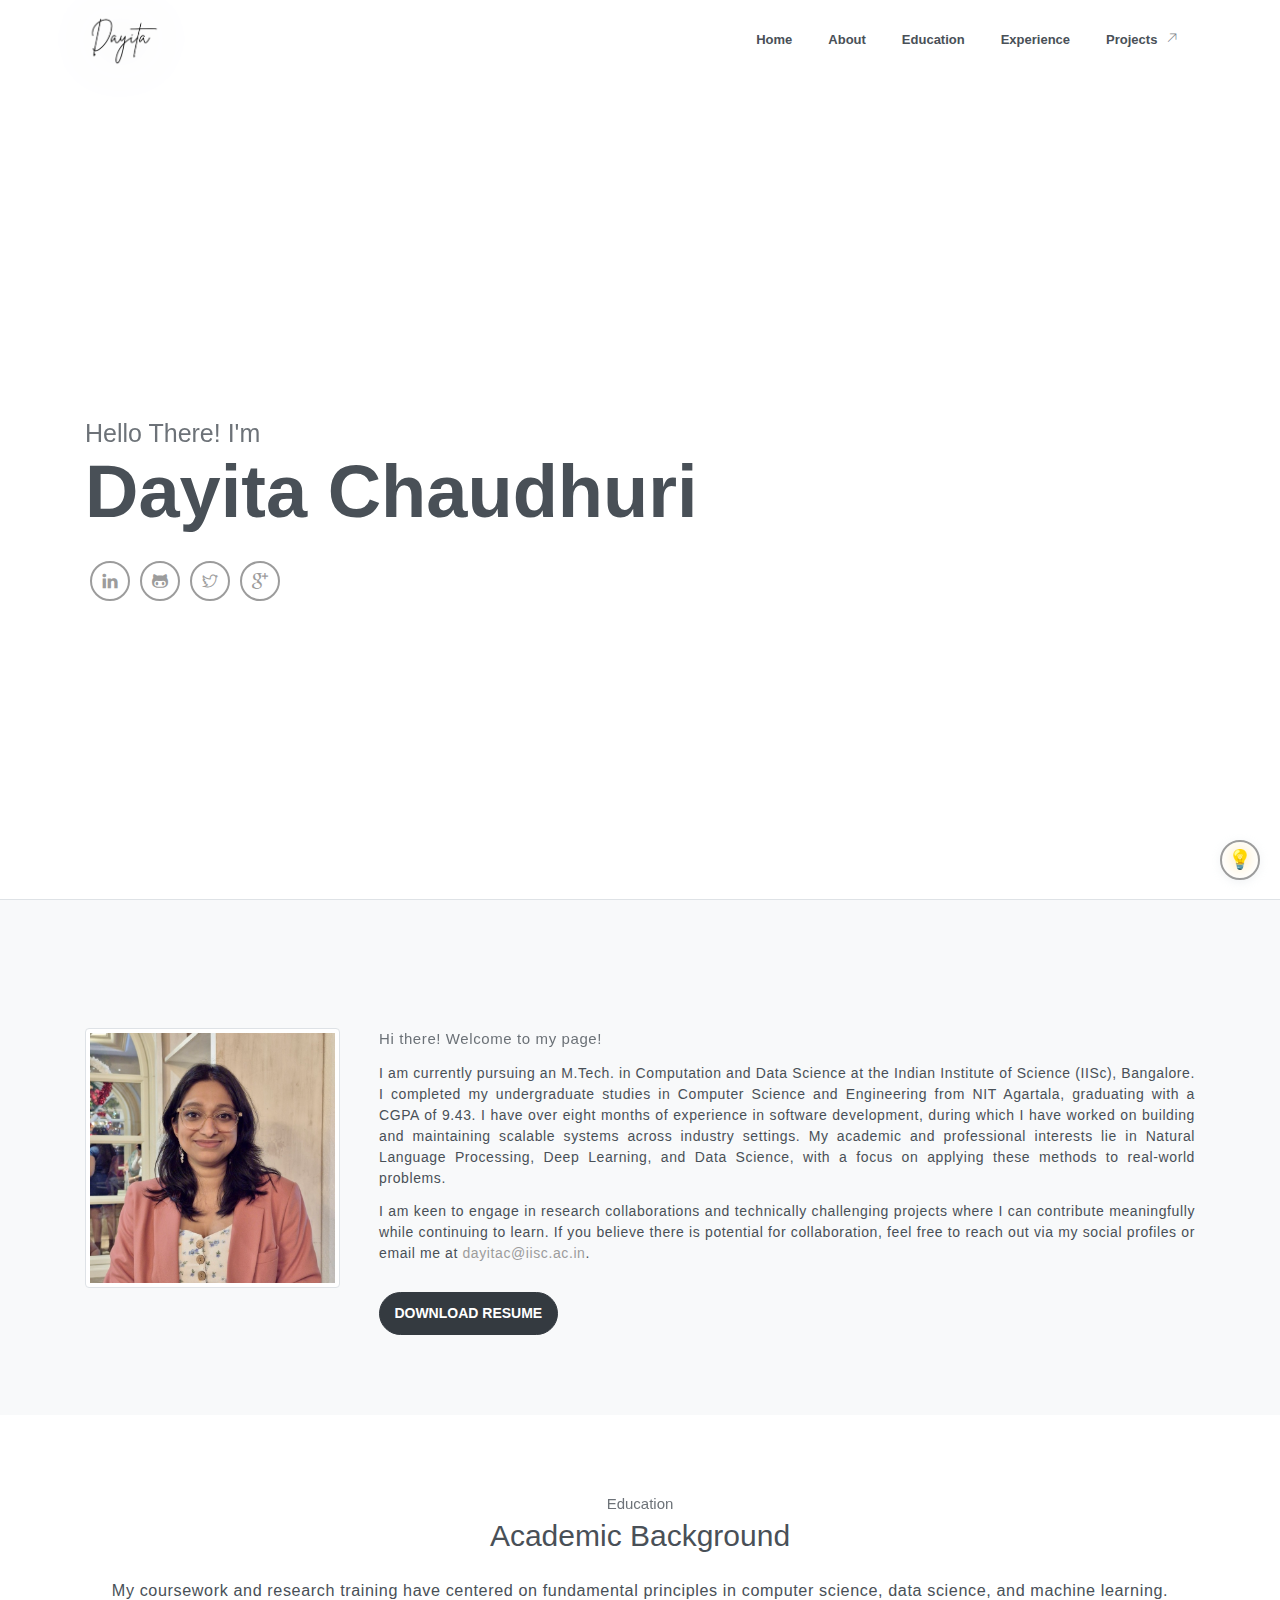
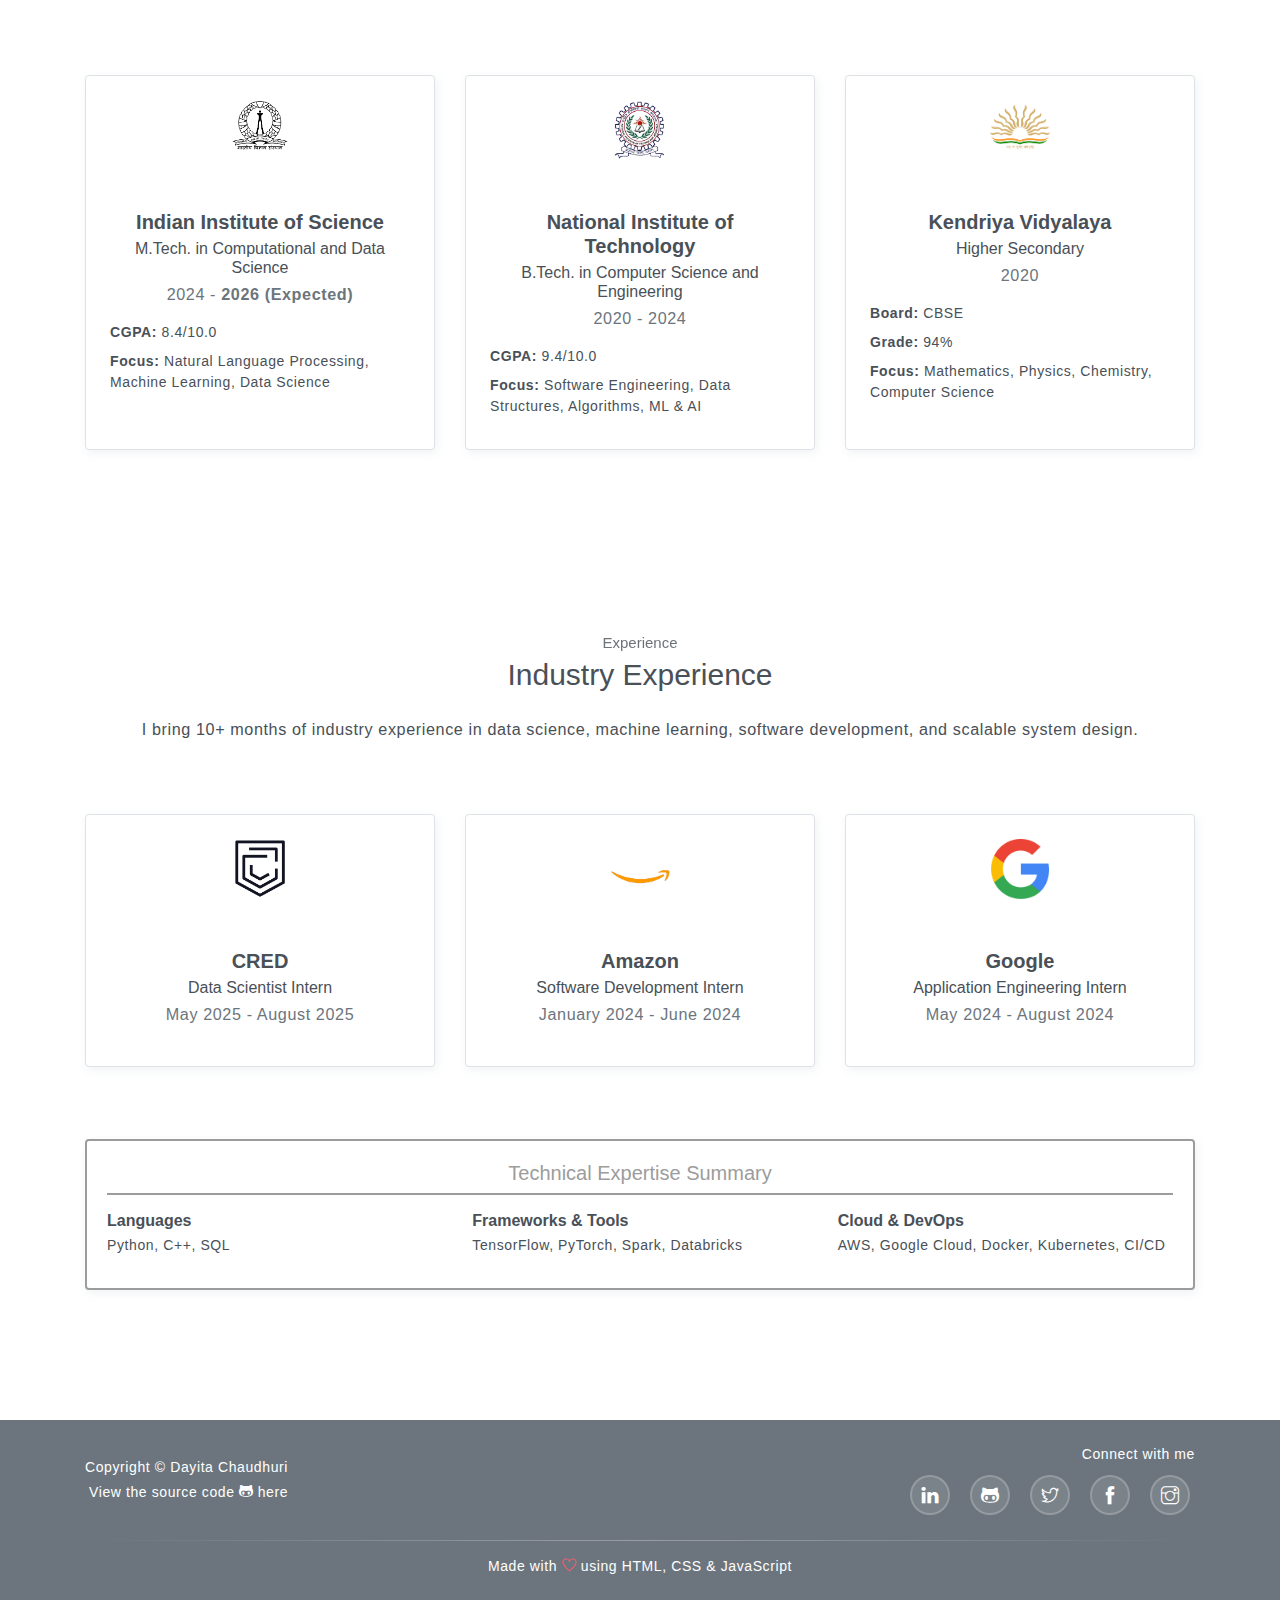
<file: index.html>
<!DOCTYPE html>
<html lang="en">
<head>
	<meta charset="utf-8">
    <meta name="viewport" content="width=device-width, initial-scale=1, shrink-to-fit=no">
    <title>Dayita Chaudhuri</title>
    <link rel="icon" type="image/x-icon" href="/assets/imgs/favicon.png">
    <!-- font icons -->
    <link rel="stylesheet" href="assets/vendors/themify-icons/css/themify-icons.css">
    <!-- Bootstrap + Steller main styles -->
	<link rel="stylesheet" href="assets/css/steller.css">
    <link rel="stylesheet" href="assets/css/style.css">
</head>
<body data-spy="scroll" data-target=".navbar" data-offset="40" id="home">

    <!-- Dark Mode Toggle -->
    <div class="dark-mode-toggle">
        <button id="darkModeBtn" class="dark-mode-btn" aria-label="Toggle theme">
        <span id="themeIcon" class="bulb">💡</span>
        </button>
    </div>

    <!-- Navbar Container -->
    <div id="navbar-container"></div>

    <!-- Page Header -->
    <header class="header" id="home">
        <div class="container">
            <div class="infos">
                <h6 class="subtitle">Hello There! I'm</h6>
                <h6 class="title">Dayita Chaudhuri</h6>   

                <div class="socials mt-4">
                    <a class="social-item" href="https://www.linkedin.com/in/dayita-chaudhuri"><i class="ti-linkedin"></i></a>
                    <a class="social-item" href="https://github.com/dayitachaudhuri"><i class="ti-github"></i></a>
                    <a class="social-item" href="https://twitter.com/doyitach"><i class="ti-twitter"></i></a>
                    <a class="social-item" href="mailto:dayitac@iisc.ac.in"><i class="ti-google"></i></a>
                </div>
            </div>              
            <!-- <div class="img-holder">
                <img src="assets/imgs/profilecartoon.png" alt="">
            </div>       -->
        </div>  
    </header>
    <!-- End of Page Header -->
    
    <!-- About section -->
    <section id="about" class="section">
        <div class="container mt-5">
            <div class="row text-center text-md-left">
                <div class="col-md-3">
                    <img src="assets/imgs/profilepic2.jpeg" alt="" class="img-thumbnail mb-4">
                </div>
                <div class="pl-md-4 col-md-9">
                    <p class="subtitle">Hi there! Welcome to my page!</p>
                    <p class = 'small text-justify'>
                        I am currently pursuing an M.Tech. in Computation and Data Science at the Indian Institute of Science (IISc), Bangalore. I completed my undergraduate studies in Computer Science and Engineering from NIT Agartala, graduating with a CGPA of 9.43. I have over eight months of experience in software development, during which I have worked on building and maintaining scalable systems across industry settings. My academic and professional interests lie in Natural Language Processing, Deep Learning, and Data Science, with a focus on applying these methods to real-world problems. 
                    <p class = 'small text-justify'>
                        I am keen to engage in research collaborations and technically challenging projects where I can contribute meaningfully while continuing to learn. If you believe there is potential for collaboration, feel free to reach out via my social profiles or email me at 
                        <a href="mailto:dayitac@iisc.ac.in">dayitac@iisc.ac.in</a>.
                    </p>
                    <div class="buttons pt-3">
                        <a href="https://drive.google.com/file/d/1eTOfwKKEi80MpmeBI6e8kC7pvMAloTdR/view?usp=drive_link">
                            <button class="btn btn-dark rounded">DOWNLOAD RESUME</button>
                        </a>
                    </div>                   
                </div>
            </div>
        </div>
    </section>

        <!-- Education section -->
    <section id="education" class="section">
        <div class="container text-center">
            <h6 class="subtitle">Education</h6>
            <h6 class="section-title mb-4">Academic Background</h6>
            <p class="mb-5 pb-4">My coursework and research training have centered on fundamental principles in computer science, data science, and machine learning.</p>

            <div class="row">
                <!-- MTech -->
                <div class="col-lg-4 mb-4">
                    <div class="custom-card card border h-100">
                        <div class="card-body p-4">
                            <img class="company-img" src="assets/imgs/iisc.png" alt="IISc Bangalore">
                            <h5 class="font-weight-bold">Indian Institute of Science</h5>
                            <h6 class="text">M.Tech. in Computational and Data Science</h6>
                            <p class="text-muted mb-3">2024 - <b>2026 (Expected)</b></p>
                            <div class="text-left">
                                <p class="mb-2 small"><strong>CGPA:</strong> 8.4/10.0</p>
                                <p class="mb-2 small"><strong>Focus:</strong> Natural Language Processing, Machine Learning, Data Science</p>
                            </div>
                        </div>
                    </div>
                </div>

                <!-- BTech -->
                <div class="col-lg-4 mb-4">
                    <div class="custom-card card border h-100">
                        <div class="card-body p-4">
                            <img class="company-img" src="assets/imgs/nita.png" alt="NIT Agartala">
                            <h5 class="font-weight-bold">National Institute of Technology</h5>
                            <h6 class="text">B.Tech. in Computer Science and Engineering</h6>
                            <p class="text-muted mb-3">2020 - 2024</p>
                            <div class="text-left">
                                <p class="mb-2 small"><strong>CGPA:</strong> 9.4/10.0</p>
                                <p class="mb-2 small"><strong>Focus:</strong> Software Engineering, Data Structures, Algorithms, ML & AI</p>
                            </div>
                        </div>
                    </div>
                </div>

                <!-- High School -->
                <div class="col-lg-4 mb-4">
                    <div class="custom-card card border h-100">
                        <div class="card-body p-4">
                            <img class="company-img" src="assets/imgs/kv.png" alt="NIT Agartala">
                            <h5 class="font-weight-bold">Kendriya Vidyalaya</h5>
                            <h6 class="text">Higher Secondary</h6>
                            <p class="text-muted mb-3">2020</p>
                            <div class="text-left">
                                <p class="mb-2 small"><strong>Board:</strong> CBSE</p>
                                <p class="mb-2 small"><strong>Grade:</strong> 94%</p>
                                <p class="mb-2 small"><strong>Focus:</strong> Mathematics, Physics, Chemistry, Computer Science</p>
                            </div>
                        </div>
                    </div>
                </div>
            </div>
        </div>
    </section>

    <!-- Experience section -->
    <section id="experience" class="section">
        <div class="container text-center">
            <h6 class="subtitle">Experience</h6>
            <h6 class="section-title mb-4">Industry Experience</h6>
            <p class="mb-5 pb-4">I bring 10+ months of industry experience in data science, machine learning, software development, and scalable system design.<br> 
            <div class="row">
                <div class="col-lg-4 mb-4">
                    <div class="custom-card card border h-100">
                        <div class="card-body p-4">
                            <img class="company-img" src="assets/imgs/cred.png">
                            <h5 class="font-weight-bold"><a href="https://drive.google.com/file/d/1ancj94sX0GwBBg4L93bBtBodR_PYtvjW/view?usp=sharing" target="_blank" style="text-decoration: none; color: inherit;">CRED</a></h5>
                            <h6 class="text">Data Scientist Intern</h6>
                            <p class="text-muted mb-3">May 2025 - August 2025</p>
                            <!-- <div class="text-left">
                                <p class="mb-2 small"><strong>Key Responsibilities and Impact:</strong>
                                Designed a SMS classifier and event extraction service using text embeddings, hierarchial XGBoost classification and NER pipeline, achievening 95% accuracy in classifying SMSs into 20+ categories and extracting relevant financial events from user data. Extracted user's credit lines and related financial events with 85% Recall and 90% Precision across defaults and creation of new credit lines for users with available data, ahead of Bureau report. lending-related decisions. 
                                </p>
                            </div> -->
                        </div>
                    </div>
                </div>
                
                <div class="col-lg-4 mb-4">
                    <div class="custom-card card border h-100">
                        <div class="card-body p-4">
                            <img class="company-img" src="assets/imgs/amazon.png">
                            <h5 class="font-weight-bold"><a href="https://drive.google.com/file/d/1ZJmrImHgSyc8Fv2IQ94spCzpsgDv3CJL/view?usp=sharing" target="_blank" style="text-decoration: none; color: inherit;">Amazon</a></h5>
                            <h6 class="text">Software Development Intern</h6>
                            <p class="text-muted mb-3">January 2024 - June 2024</p>
                            <!-- <div class="text-left">
                                <p class="mb-2 small"><strong>Key Responsibilities and Impact:</strong>
                                Developed a shipping cost allocation tracking tool for the TFS team that collects partial allocations across services and displays in a common interface. This reduced the manual effort in cost component querying by up to 80% and optimised the time required for on-call engineers to detect cost allocation anomalies and trace the root cause of errors by up to 90%. This tool streamlined the process by automating cost tracking across various upstream services and the final allocated cost.
                                </p>                                
                            </div> -->
                        </div>
                    </div>
                </div>

                <div class="col-lg-4 mb-4">
                    <div class="custom-card card border h-100">
                        <div class="card-body p-4">
                            <img class="company-img" src="assets/imgs/google.png">
                            <h5 class="font-weight-bold"><a href="https://drive.google.com/file/d/1p_zonPoTF9aFqavv2AFsoQOKuzxcr61e/view?usp=sharing" target="_blank" style="text-decoration: none; color: inherit;">Google</a></h5>
                            <h6 class="text">Application Engineering Intern</h6>
                            <p class="text-muted mb-3">May 2024 - August 2024</p>
                            <!-- <div class="text-left">
                                <p class="mb-2 small"><strong>Key Responsibilities and Impact:</strong>
                                Architectured and implemented an end-to-end module that streamlined goal management for automated monitoring of supply chain data, ensuring real-time responsiveness to critical metrics.
                                </p>
                            </div> -->
                        </div>
                    </div>
                </div>
            </div>

            <!-- Additional Experience Summary -->
            <div class="row mt-5">
                <div class="col-12">
                    <div class="card border-primary">
                        <div class="card-body">
                            <h5 class="card-title text-primary">Technical Expertise Summary</h5>
                            <div class="row text-left">
                                <div class="col-md-4">
                                    <h6 class="font-weight-bold">Languages</h6>
                                    <p class="small">Python, C++, SQL</p>
                                </div>
                                <div class="col-md-4">
                                    <h6 class="font-weight-bold">Frameworks & Tools</h6>
                                    <p class="small">TensorFlow, PyTorch, Spark, Databricks</p>
                                </div>
                                <div class="col-md-4">
                                    <h6 class="font-weight-bold">Cloud & DevOps</h6>
                                    <p class="small">AWS, Google Cloud, Docker, Kubernetes, CI/CD</p>
                                </div>
                            </div>
                        </div>
                    </div>
                </div>
            </div>
        </div>
    </section>

    <!-- Footer Container -->
    <div id="footer-container"></div>

    <!-- Scripts -->
    <script src="assets/js/navbar.js"></script>
    <script src="assets/js/footer.js"></script>
    <script src="assets/js/darkmode.js"></script>
    <script src="https://cdn.jsdelivr.net/npm/bootstrap@5.3.2/dist/js/bootstrap.bundle.min.js"></script>

</body>
</html>
</file>
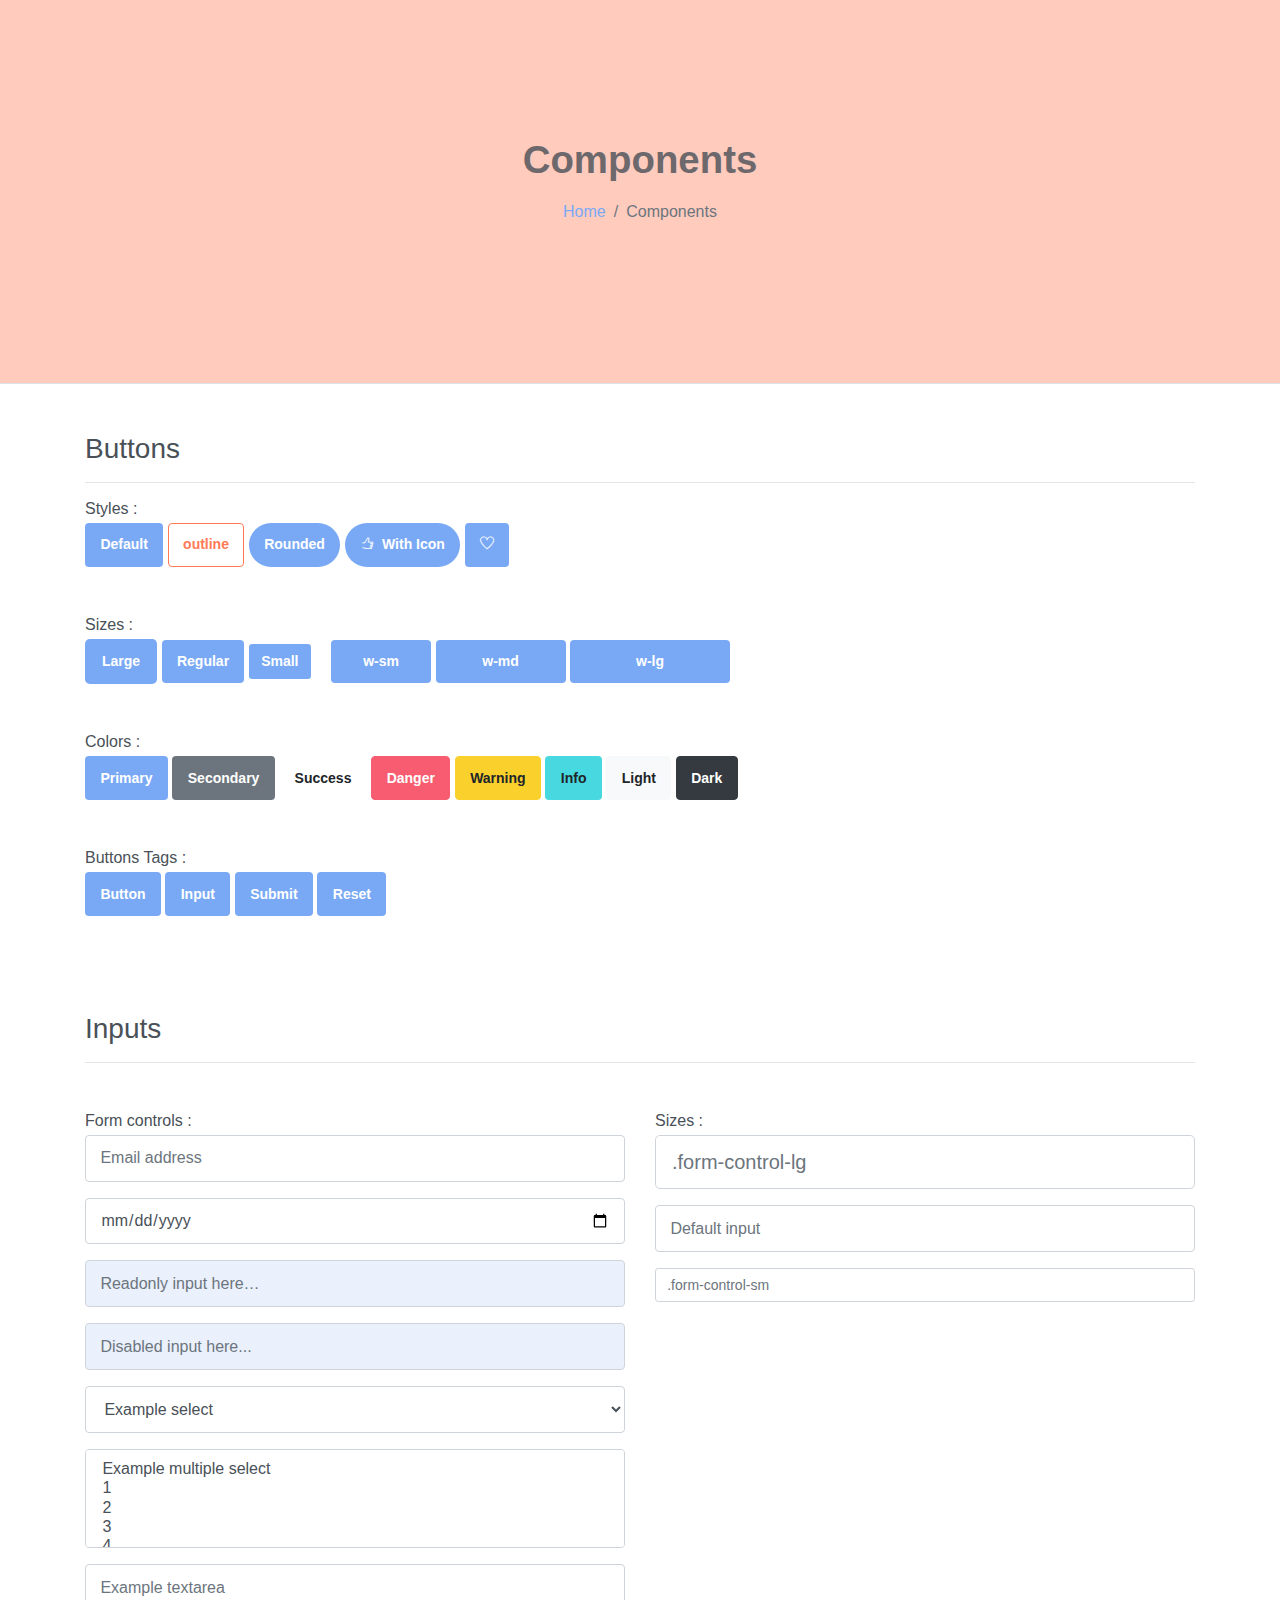
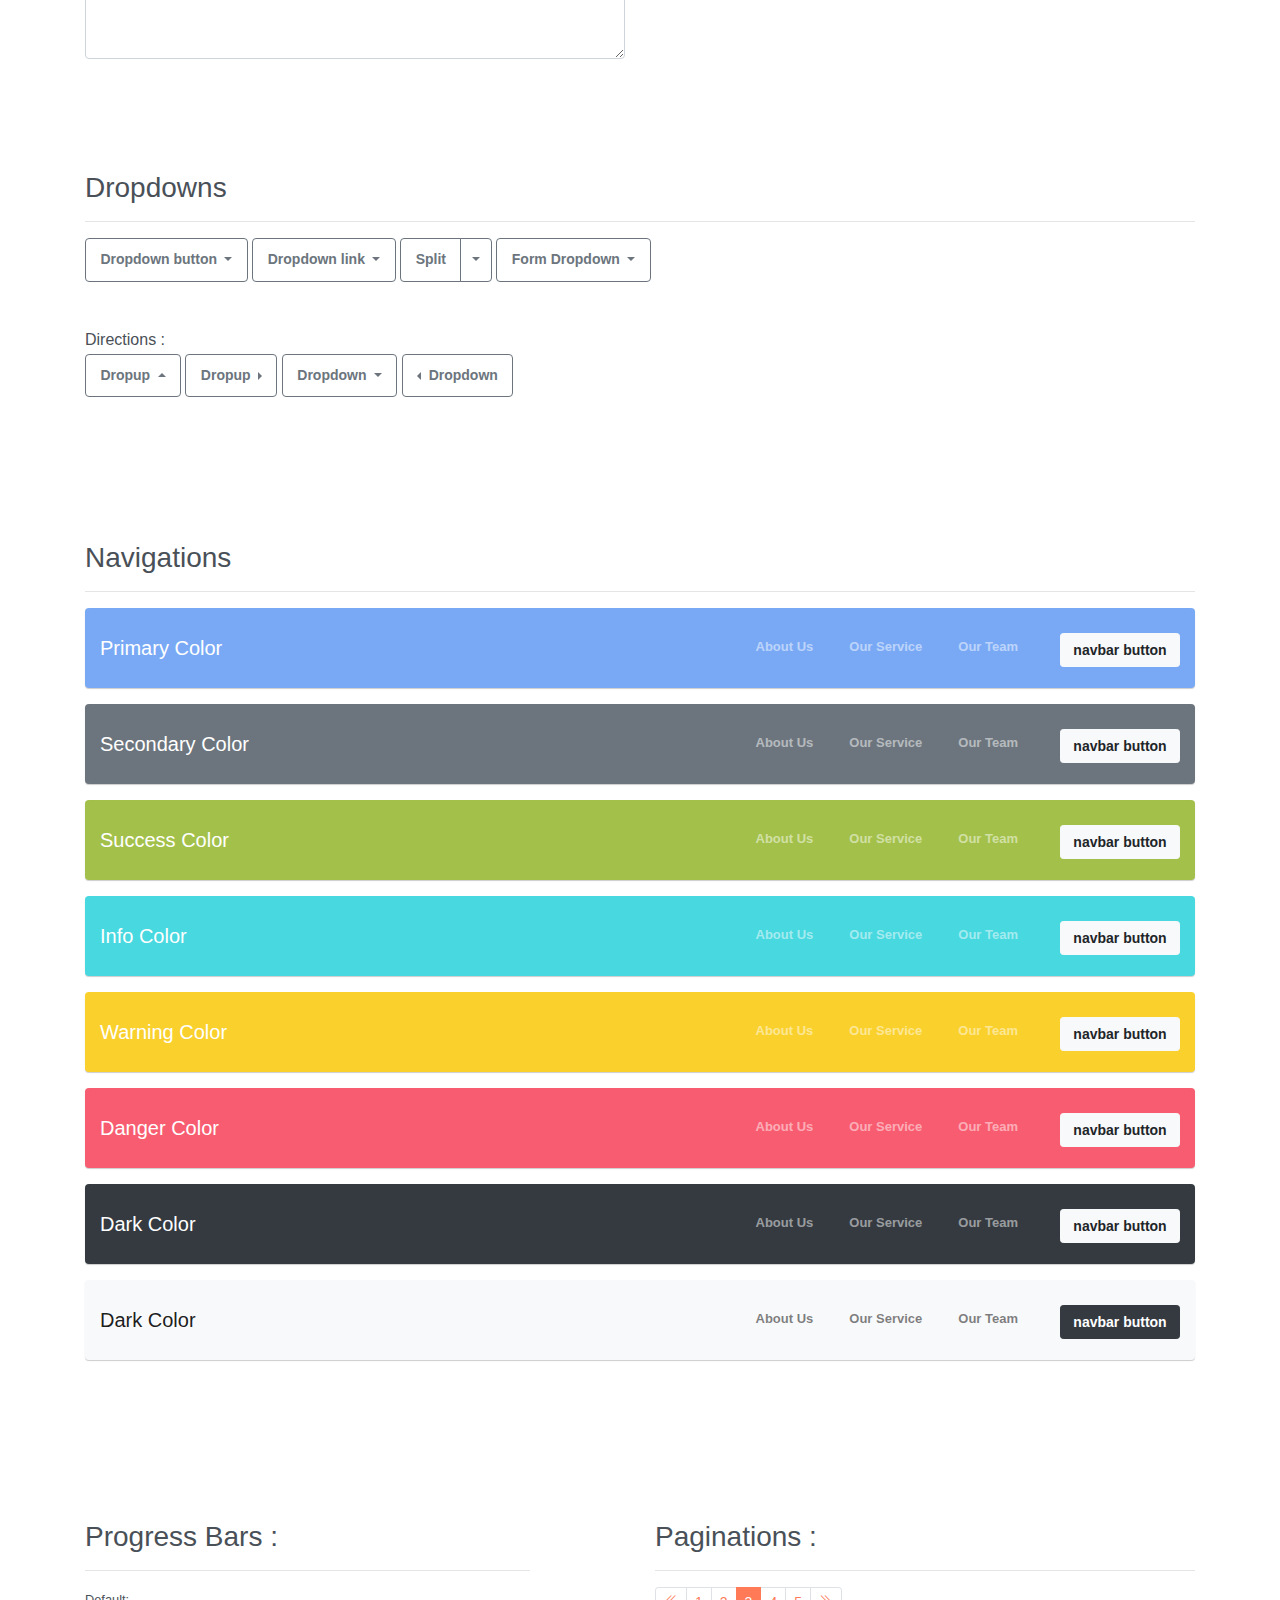
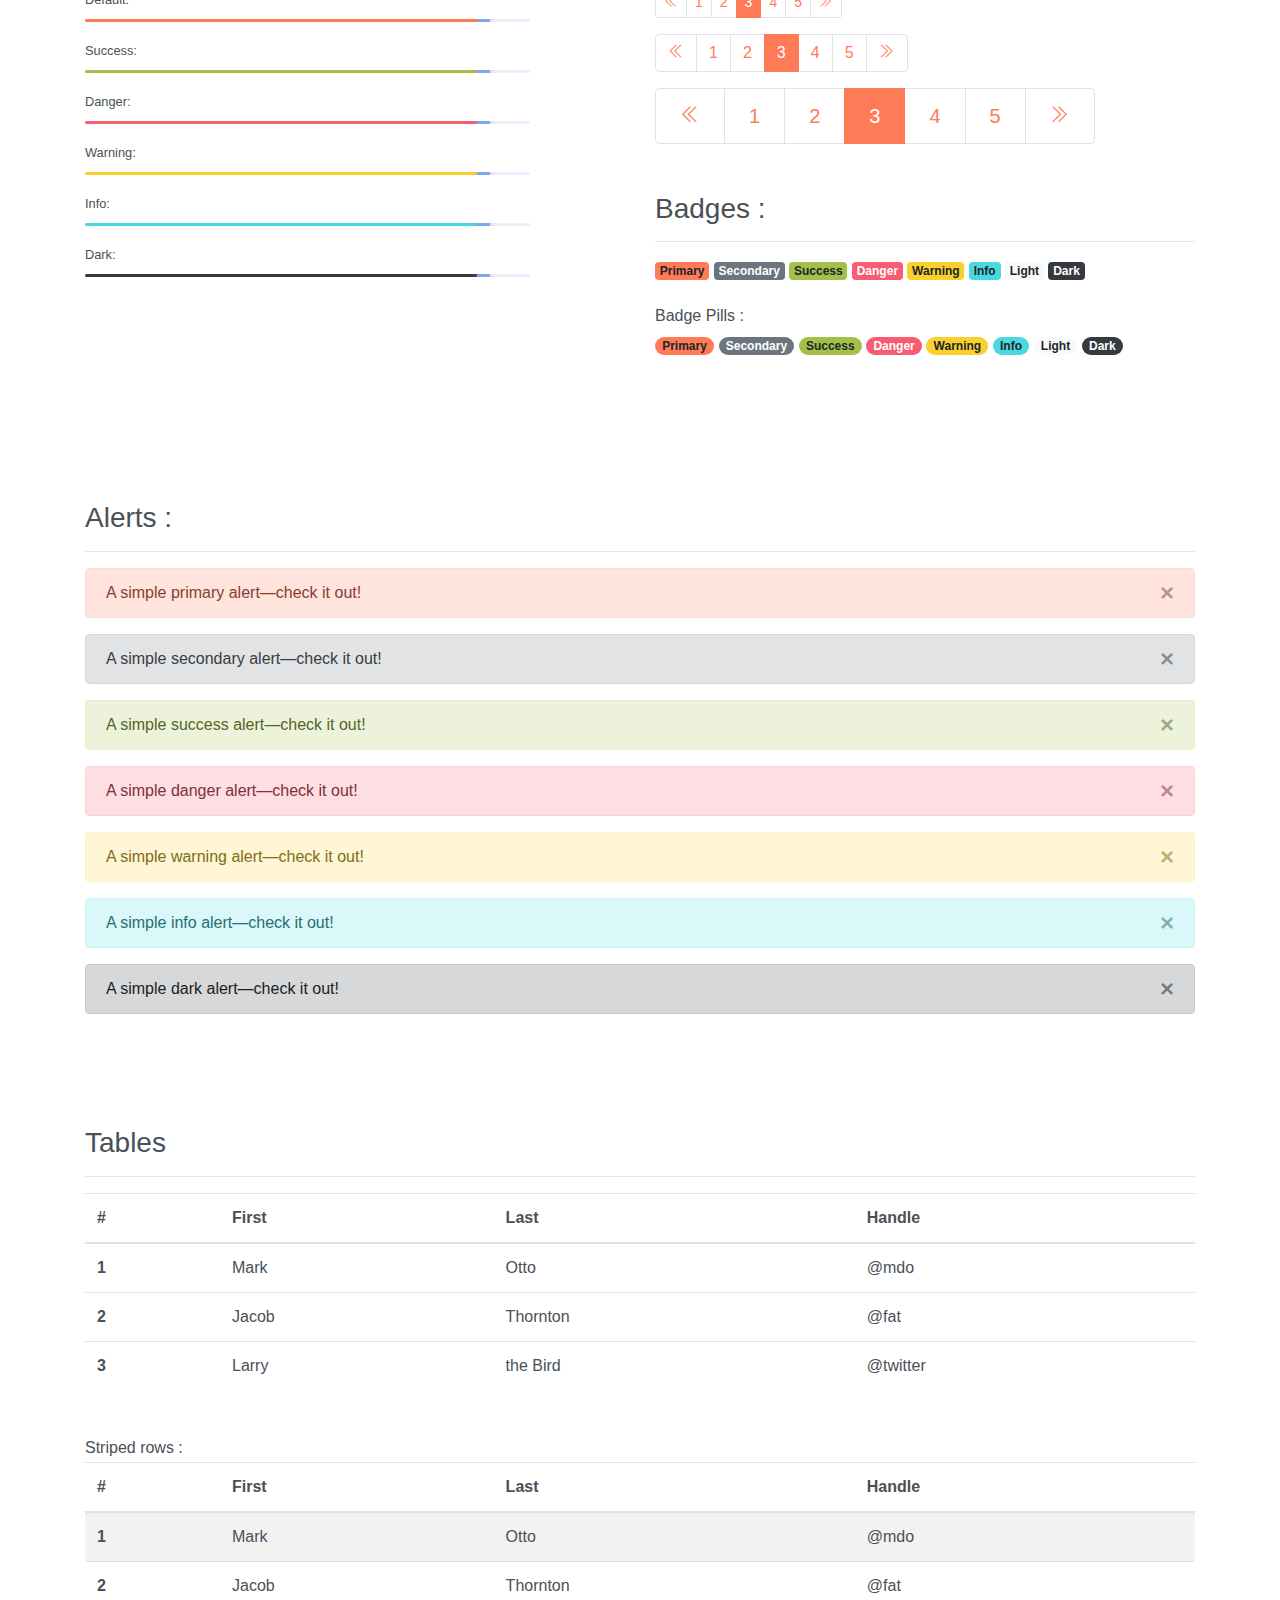
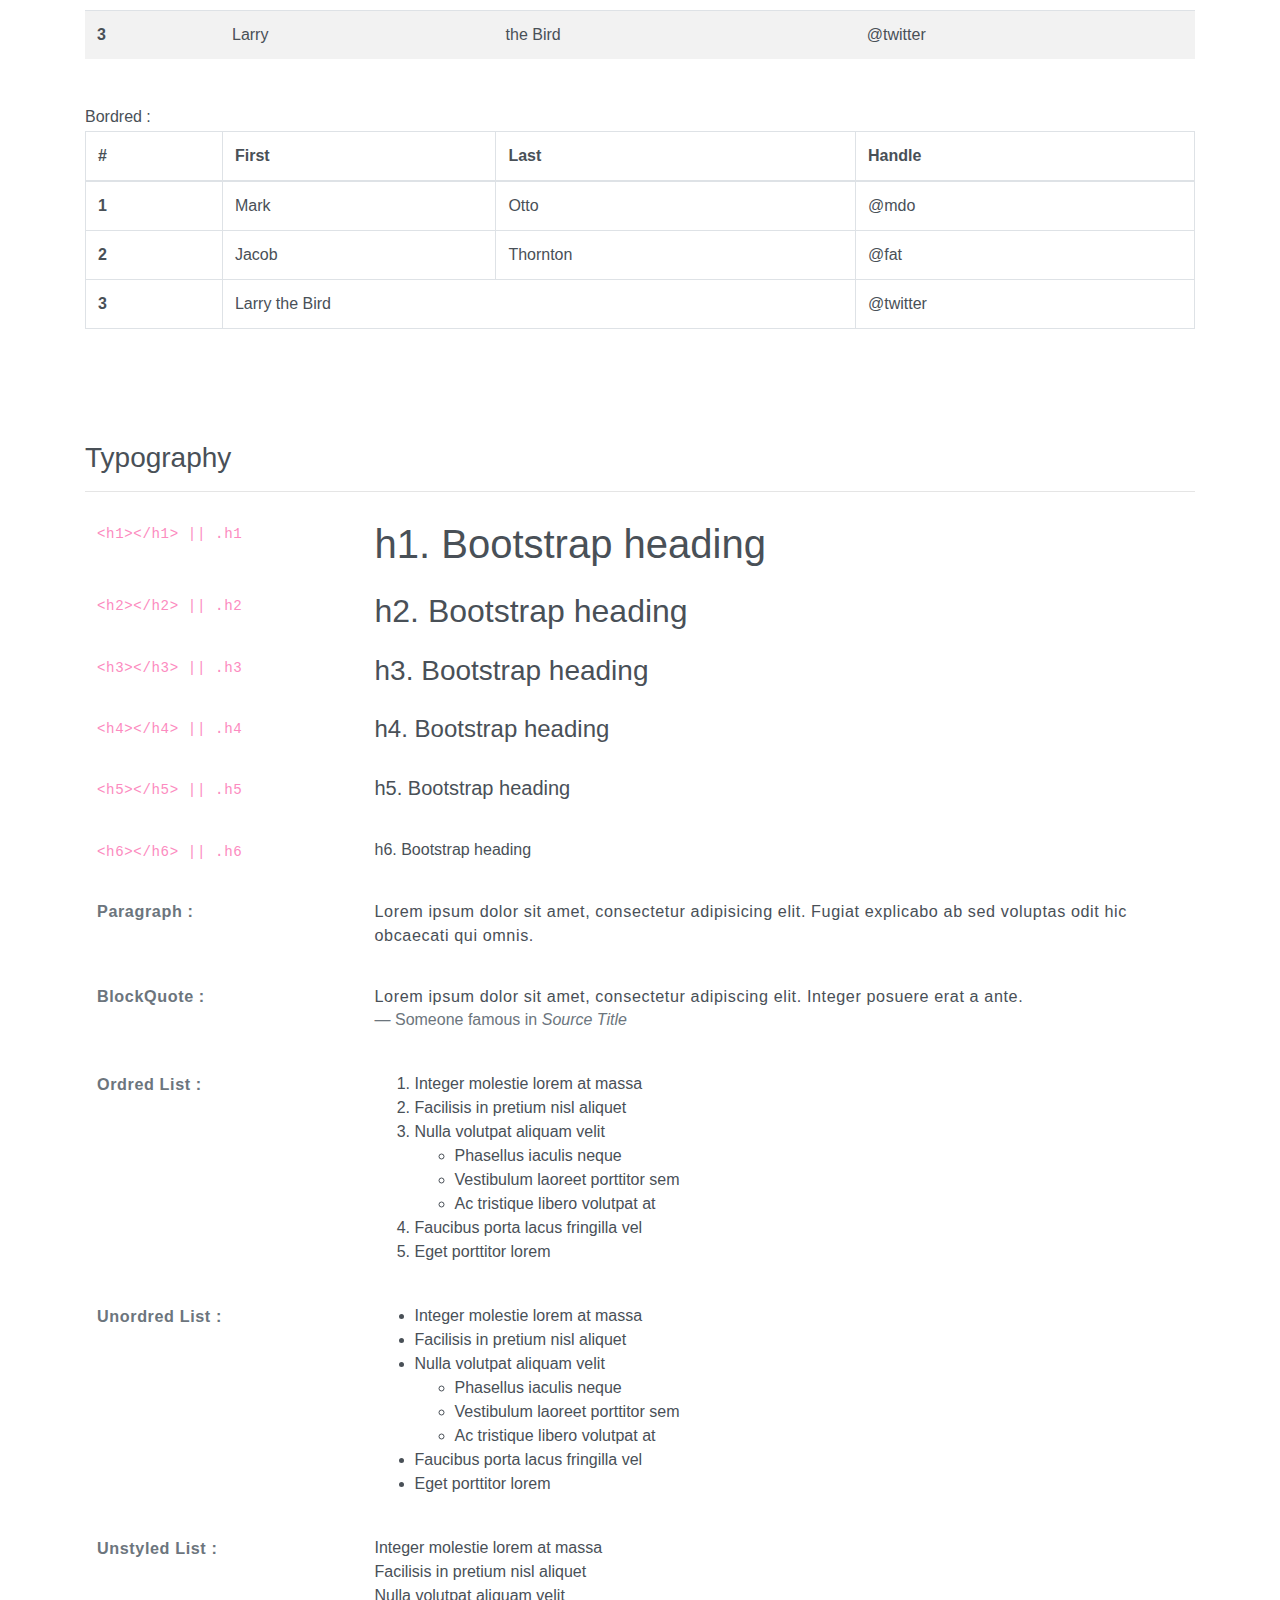
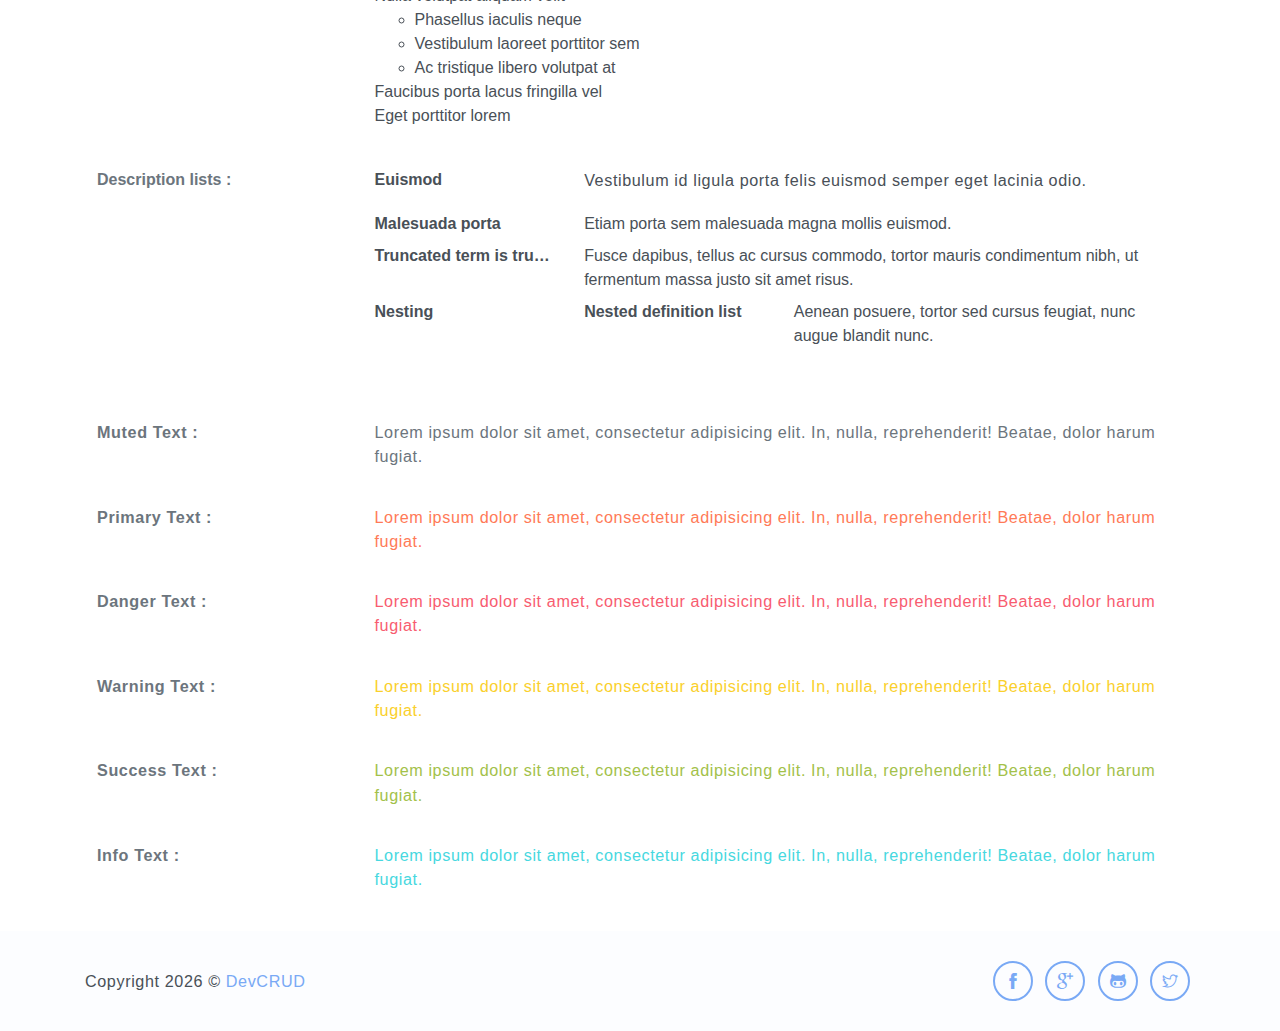
<file: components.html>
<!DOCTYPE html>
<html lang="en">
<head>
   <meta charset="utf-8">
   <meta name="viewport" content="width=device-width, initial-scale=1, shrink-to-fit=no">
   <meta name="description" content="Start your development with Steller landing page.">
   <meta name="author" content="Devcrud">
   <title>Steller | Components</title>
   <!-- font icons -->
   <link rel="stylesheet" href="assets/vendors/themify-icons/css/themify-icons.css">
   <!-- Bootstrap + Steller  -->
   <link rel="stylesheet" href="assets/css/steller.css">
</head>
<body>

   <!-- Page Header -->
   <header class="header header-mini"> 
      <div class="header-title">Components</div> 
      <nav aria-label="breadcrumb">
         <ol class="breadcrumb">
            <li class="breadcrumb-item"><a href="/">Home</a></li>
            <li class="breadcrumb-item active" aria-current="page">Components</li>
         </ol>
      </nav>
   </header> <!-- End Of Page Header -->

   <!-- main content -->
   <div class="container">

      <!-- Buttons -->
      <h3 class="mt-5">Buttons</h3>
      <hr>
      <h6 class="section-secondary-title">Styles :</h6>
      <button class="btn btn-primary">Default</button>
      <button class="btn btn-outline-primary">outline</button>
      <button class="btn btn-primary rounded">Rounded</button>
      <button class="btn btn-primary rounded"><i class="ti-thumb-up pr-1"></i> With Icon</button>
      <button class="btn btn-primary circle"><i class="ti-heart"></i></button>

      <h6 class="section-secondary-title mt-5">Sizes :</h6>
      <button class="btn btn-primary btn-lg">Large</button>
      <button class="btn btn-primary ">Regular</button>
      <button class="btn btn-primary btn-sm">Small</button>
      <button class="btn btn-primary w-sm ml-3">w-sm</button>
      <button class="btn btn-primary w-md">w-md</button>
      <button class="btn btn-primary w-lg">w-lg</button>

      <h6 class="section-secondary-title mt-5">Colors :</h6>          
      <button type="button" class="btn btn-primary">Primary</button>
      <button type="button" class="btn btn-secondary">Secondary</button>
      <button type="button" class="btn btn-success">Success</button>
      <button type="button" class="btn btn-danger">Danger</button>
      <button type="button" class="btn btn-warning">Warning</button>
      <button type="button" class="btn btn-info">Info</button>
      <button type="button" class="btn btn-light">Light</button>
      <button type="button" class="btn btn-dark">Dark</button>

      <h6 class="section-secondary-title mt-5">Buttons Tags :</h6>
      <button class="btn btn-primary" type="submit">Button</button>
      <input class="btn btn-primary" type="button" value="Input">
      <input class="btn btn-primary" type="submit" value="Submit">
      <input class="btn btn-primary" type="reset" value="Reset">
      
      <!-- devider -->
      <div class="py-5"></div>

      <!-- Inputs -->
      <h3>Inputs</h3>
      <hr>
      <div class="row mt-5">
         <div class="col-md-6">
            <h6 class="section-secondary-title">Form controls :</h6>        
            <div class="form-group">
               <input type="email" class="form-control" id="exampleFormControlInput1" placeholder="Email address">
            </div>
            <div class="form-group">
               <input type="date" class="form-control" id="exampleFormControlInput1" placeholder="Date">
            </div>
            <div class="form-group">
               <input class="form-control" type="text" placeholder="Readonly input here…" readonly>
            </div>
            <div class="form-group">
               <input class="form-control" id="disabledInput" type="text" placeholder="Disabled input here..." disabled>
            </div>
            <div class="form-group">
               <select class="form-control" id="exampleFormControlSelect1">
                  <option>Example select</option>
                  <option>1</option>
                  <option>2</option>
                  <option>3</option>
                  <option>4</option>
                  <option>5</option>
               </select>
            </div>
            <div class="form-group">
               <select multiple class="form-control" id="exampleFormControlSelect2">
                  <option>Example multiple select</option>
                  <option>1</option>
                  <option>2</option>
                  <option>3</option>
                  <option>4</option>
                  <option>5</option>
               </select>
            </div>
            <div class="form-group">
               <textarea class="form-control" id="exampleFormControlTextarea1" rows="3" placeholder="Example textarea"></textarea>
            </div>
         </div>
         <div class="col-md-6">
            <h6 class="section-secondary-title">Sizes :</h6>    
            <div class="form-group">
               <input class="form-control form-control-lg" type="text" placeholder=".form-control-lg">             
            </div>
            <div class="form-group">
               <input class="form-control" type="text" placeholder="Default input">
            </div>
            <div class="form-group">
               <input class="form-control form-control-sm" type="text" placeholder=".form-control-sm"> 
            </div>
         </div>
      </div> <!-- end of inputs -->   

      <!-- devider -->
      <div class="py-5"></div>             

      <!-- Dropdowns -->
      <h3 class="components-section-title font-weight-normal">Dropdowns</h3>
      <hr>
      <div class="dropdown d-inline-block">
         <button class="btn btn-outline-secondary dropdown-toggle" type="button" id="dropdownMenuButton" data-toggle="dropdown" aria-haspopup="true" aria-expanded="false">
         Dropdown button
         </button>
         <div class="dropdown-menu" aria-labelledby="dropdownMenuButton">
         <a class="dropdown-item" href="#">Action</a>
         <a class="dropdown-item" href="#">Another action</a>
         <a class="dropdown-item" href="#">Something else here</a>
         </div>
      </div>
      <div class="dropdown d-inline-block">
         <a class="btn btn-outline-secondary dropdown-toggle" href="#" role="button" id="dropdownMenuLink" data-toggle="dropdown" aria-haspopup="true" aria-expanded="false">
            Dropdown link
         </a>
         <div class="dropdown-menu" aria-labelledby="dropdownMenuLink">
            <a class="dropdown-item" href="#">Action</a>
            <a class="dropdown-item" href="#">Another action</a>
            <a class="dropdown-item" href="#">Something else here</a>
         </div>
      </div>
      <div class="btn-group">
         <button type="button" class="btn btn-outline-secondary">Split</button>
         <button type="button" class="btn btn-outline-secondary dropdown-toggle dropdown-toggle-split" data-toggle="dropdown" aria-haspopup="true" aria-expanded="false">
         <span class="sr-only">Toggle Dropdown</span>
         </button>
         <div class="dropdown-menu">
            <a class="dropdown-item" href="#">Action</a>
            <a class="dropdown-item" href="#">Another action</a>
            <a class="dropdown-item" href="#">Something else here</a>
            <div class="dropdown-divider"></div>
            <a class="dropdown-item" href="#">Separated link</a>
         </div>
      </div>
      <div class="btn-group">
         <button class="btn btn-outline-secondary dropdown-toggle" type="button" id="dropdownMenuButton" data-toggle="dropdown" aria-haspopup="true" aria-expanded="false">
            Form Dropdown
         </button>
         <div class="dropdown-menu form">
            <form class="px-4 py-3">
               <div class="form-group">
                  <input type="email" class="form-control" id="exampleDropdownFormEmail1" placeholder="email@example.com">
               </div>
               <div class="form-group">
                  <input type="password" class="form-control" id="exampleDropdownFormPassword1" placeholder="Password">
               </div>
               <div class="form-check mb-3">
                  <input type="checkbox" class="form-check-input" id="dropdownCheck">
                  <label class="form-check-label" for="dropdownCheck">
                     Remember me
                  </label>
               </div>
               <button type="submit" class="btn btn-primary btn-block">Sign in</button>
            </form>
            <div class="dropdown-divider"></div>
            <a class="dropdown-item" href="#"><small>New around here? Sign up</small></a>
            <a class="dropdown-item" href="#"><small>Forgot password?</small></a>
         </div>
      </div>       
      <h6 class="section-secondary-title mt-5">Directions :</h6>  
      <div class="btn-group dropup">
         <button type="button" class="btn btn-outline-secondary dropdown-toggle" data-toggle="dropdown" aria-haspopup="true" aria-expanded="false">
            Dropup
         </button>
         <div class="dropdown-menu">
            <a class="dropdown-item" href="#">Action</a>
            <a class="dropdown-item" href="#">Another action</a>
            <a class="dropdown-item" href="#">Something else here</a>
            <div class="dropdown-divider"></div>
            <a class="dropdown-item" href="#">Separated link</a>
         </div>
      </div>
      <div class="btn-group dropright">
         <button type="button" class="btn btn-outline-secondary dropdown-toggle" data-toggle="dropdown" aria-haspopup="true" aria-expanded="false">
            Dropup
         </button>
         <div class="dropdown-menu">
            <a class="dropdown-item" href="#">Action</a>
            <a class="dropdown-item" href="#">Another action</a>
            <a class="dropdown-item" href="#">Something else here</a>
            <div class="dropdown-divider"></div>
            <a class="dropdown-item" href="#">Separated link</a>
         </div>
      </div>
      <div class="btn-group">
         <button type="button" class="btn btn-outline-secondary dropdown-toggle" data-toggle="dropdown" aria-haspopup="true" aria-expanded="false">
            Dropdown
         </button>
         <div class="dropdown-menu">
            <a class="dropdown-item" href="#">Action</a>
            <a class="dropdown-item" href="#">Another action</a>
            <a class="dropdown-item" href="#">Something else here</a>
            <div class="dropdown-divider"></div>
            <a class="dropdown-item" href="#">Separated link</a>
         </div>
      </div>
      <div class="btn-group dropleft">
         <button type="button" class="btn btn-outline-secondary dropdown-toggle" data-toggle="dropdown" aria-haspopup="true" aria-expanded="false">
            Dropdown
         </button>
         <div class="dropdown-menu">
            <a class="dropdown-item" href="#">Action</a>
            <a class="dropdown-item" href="#">Another action</a>
            <a class="dropdown-item" href="#">Something else here</a>
            <div class="dropdown-divider"></div>
            <a class="dropdown-item" href="#">Separated link</a>
         </div>
      </div> <!-- end of Dropdowns -->  

      <!-- devider -->
      <div class="py-5"></div>   

      <!-- navbars -->
      <h3 class="components-section-title font-weight-normal mt-5">Navigations</h3>
      <hr>
      <nav class="navbar navbar-expand-sm navbar-dark bg-primary rounded shadow mb-3">
         <div class="container">
            <a class="navbar-brand" href="#">Primary Color</a>
            <button class="navbar-toggler ml-auto" type="button" data-toggle="collapse" data-target="#navbarSupportedContent" aria-controls="navbarSupportedContent" aria-expanded="false" aria-label="Toggle navigation">
            <span class="navbar-toggler-icon"></span>
            </button>
            <div class="collapse navbar-collapse" id="navbarSupportedContent">
               <ul class="navbar-nav ml-auto"> 
                  <li class="nav-item">
                     <a class="nav-link" href="#about">About Us</a>
                  </li>
                  <li class="nav-item">
                     <a class="nav-link" href="#service">Our Service</a>
                  </li>
                  <li class="nav-item">
                     <a class="nav-link" href="#team">Our Team</a>
                  </li>
                  <li class="nav-item">
                     <a href="#book-table" class="ml-4 mt-1 btn btn-light btn-sm">navbar button</a>
                  </li>
               </ul>                       
            </div>
         </div>
      </nav>
      <nav class="navbar navbar-expand-sm navbar-dark bg-secondary rounded shadow mb-3">
         <div class="container">
            <a class="navbar-brand" href="#">Secondary Color</a>
            <button class="navbar-toggler ml-auto" type="button" data-toggle="collapse" data-target="#navbarSupportedContent" aria-controls="navbarSupportedContent" aria-expanded="false" aria-label="Toggle navigation">
            <span class="navbar-toggler-icon"></span>
            </button>
            <div class="collapse navbar-collapse" id="navbarSupportedContent">
               <ul class="navbar-nav ml-auto"> 
                  <li class="nav-item">
                     <a class="nav-link" href="#about">About Us</a>
                  </li>
                  <li class="nav-item">
                     <a class="nav-link" href="#service">Our Service</a>
                  </li>
                  <li class="nav-item">
                     <a class="nav-link" href="#team">Our Team</a>
                  </li>
                  <li class="nav-item">
                     <a href="#book-table" class="ml-4 mt-1 btn btn-light btn-sm">navbar button</a>
                  </li>
               </ul>                       
            </div>
         </div>
      </nav>
      <nav class="navbar navbar-expand-sm navbar-dark bg-success rounded shadow mb-3">
         <div class="container">
            <a class="navbar-brand" href="#">Success Color</a>
            <button class="navbar-toggler ml-auto" type="button" data-toggle="collapse" data-target="#navbarSupportedContent" aria-controls="navbarSupportedContent" aria-expanded="false" aria-label="Toggle navigation">
            <span class="navbar-toggler-icon"></span>
            </button>
            <div class="collapse navbar-collapse" id="navbarSupportedContent">
               <ul class="navbar-nav ml-auto"> 
                  <li class="nav-item">
                     <a class="nav-link" href="#about">About Us</a>
                  </li>
                  <li class="nav-item">
                     <a class="nav-link" href="#service">Our Service</a>
                  </li>
                  <li class="nav-item">
                     <a class="nav-link" href="#team">Our Team</a>
                  </li>
                  <li class="nav-item">
                     <a href="#book-table" class="ml-4 mt-1 btn btn-light btn-sm">navbar button</a>
                  </li>
               </ul>                       
            </div>
         </div>
      </nav>
      <nav class="navbar navbar-expand-sm navbar-dark bg-info rounded shadow mb-3">
         <div class="container">
            <a class="navbar-brand" href="#">Info Color</a>
            <button class="navbar-toggler ml-auto" type="button" data-toggle="collapse" data-target="#navbarSupportedContent" aria-controls="navbarSupportedContent" aria-expanded="false" aria-label="Toggle navigation">
            <span class="navbar-toggler-icon"></span>
            </button>
            <div class="collapse navbar-collapse" id="navbarSupportedContent">
               <ul class="navbar-nav ml-auto"> 
                  <li class="nav-item">
                     <a class="nav-link" href="#about">About Us</a>
                  </li>
                  <li class="nav-item">
                     <a class="nav-link" href="#service">Our Service</a>
                  </li>
                  <li class="nav-item">
                     <a class="nav-link" href="#team">Our Team</a>
                  </li>
                  <li class="nav-item">
                     <a href="#book-table" class="ml-4 mt-1 btn btn-light btn-sm">navbar button</a>
                  </li>
               </ul>                       
            </div>
         </div>
      </nav>
      <nav class="navbar navbar-expand-sm navbar-dark bg-warning rounded shadow mb-3">
         <div class="container">
            <a class="navbar-brand" href="#">Warning Color</a>
            <button class="navbar-toggler ml-auto" type="button" data-toggle="collapse" data-target="#navbarSupportedContent" aria-controls="navbarSupportedContent" aria-expanded="false" aria-label="Toggle navigation">
            <span class="navbar-toggler-icon"></span>
            </button>
            <div class="collapse navbar-collapse" id="navbarSupportedContent">
               <ul class="navbar-nav ml-auto"> 
                  <li class="nav-item">
                     <a class="nav-link" href="#about">About Us</a>
                  </li>
                  <li class="nav-item">
                     <a class="nav-link" href="#service">Our Service</a>
                  </li>
                  <li class="nav-item">
                     <a class="nav-link" href="#team">Our Team</a>
                  </li>
                  <li class="nav-item">
                     <a href="#book-table" class="ml-4 mt-1 btn btn-light btn-sm">navbar button</a>
                  </li>
               </ul>                       
            </div>
         </div>
      </nav>
      <nav class="navbar navbar-expand-sm navbar-dark bg-danger rounded shadow mb-3">
         <div class="container">
            <a class="navbar-brand" href="#">Danger Color</a>
            <button class="navbar-toggler ml-auto" type="button" data-toggle="collapse" data-target="#navbarSupportedContent" aria-controls="navbarSupportedContent" aria-expanded="false" aria-label="Toggle navigation">
            <span class="navbar-toggler-icon"></span>
            </button>
            <div class="collapse navbar-collapse" id="navbarSupportedContent">
               <ul class="navbar-nav ml-auto"> 
                  <li class="nav-item">
                     <a class="nav-link" href="#about">About Us</a>
                  </li>
                  <li class="nav-item">
                     <a class="nav-link" href="#service">Our Service</a>
                  </li>
                  <li class="nav-item">
                     <a class="nav-link" href="#team">Our Team</a>
                  </li>
                  <li class="nav-item">
                     <a href="#book-table" class="ml-4 mt-1 btn btn-light btn-sm">navbar button</a>
                  </li>
               </ul>                       
            </div>
         </div>
      </nav>
      <nav class="navbar navbar-expand-sm navbar-dark bg-dark rounded shadow mb-3">
         <div class="container">
            <a class="navbar-brand" href="#">Dark Color</a>
            <button class="navbar-toggler ml-auto" type="button" data-toggle="collapse" data-target="#navbarSupportedContent" aria-controls="navbarSupportedContent" aria-expanded="false" aria-label="Toggle navigation">
            <span class="navbar-toggler-icon"></span>
            </button>
            <div class="collapse navbar-collapse" id="navbarSupportedContent">
               <ul class="navbar-nav ml-auto"> 
                  <li class="nav-item">
                     <a class="nav-link" href="#about">About Us</a>
                  </li>
                  <li class="nav-item">
                     <a class="nav-link" href="#service">Our Service</a>
                  </li>
                  <li class="nav-item">
                     <a class="nav-link" href="#team">Our Team</a>
                  </li>
                  <li class="nav-item">
                     <a href="#book-table" class="ml-4 mt-1 btn btn-light btn-sm">navbar button</a>
                  </li>
               </ul>                       
            </div>
         </div>
      </nav>
      <nav class="navbar navbar-expand-sm navbar-light bg-light rounded shadow mb-3">
         <div class="container">
            <a class="navbar-brand" href="#">Dark Color</a>
            <button class="navbar-toggler ml-auto" type="button" data-toggle="collapse" data-target="#navbarSupportedContent" aria-controls="navbarSupportedContent" aria-expanded="false" aria-label="Toggle navigation">
            <span class="navbar-toggler-icon"></span>
            </button>
            <div class="collapse navbar-collapse" id="navbarSupportedContent">
               <ul class="navbar-nav ml-auto"> 
                  <li class="nav-item">
                     <a class="nav-link" href="#about">About Us</a>
                  </li>
                  <li class="nav-item">
                     <a class="nav-link" href="#service">Our Service</a>
                  </li>
                  <li class="nav-item">
                     <a class="nav-link" href="#team">Our Team</a>
                  </li>
                  <li class="nav-item">
                     <a href="#book-table" class="ml-4 mt-1 btn btn-dark btn-sm">navbar button</a>
                  </li>
               </ul>                       
            </div>
         </div>
      </nav>
      <!-- End of navbars -->

      <!-- devider -->
      <div class="py-5"></div>   
      
      <!-- progress bars -->
      <div class="row justify-content-between">
         <div class="col-md-5">
            <h3 class="components-section-title font-weight-normal mt-5">Progress Bars :</h3>
            <hr>
            <small>Default: </small>
            <div class="progress mt-2 mb-3">
               <div class="progress-bar" role="progressbar" style="width: 90%" aria-valuenow="25" aria-valuemin="0" aria-valuemax="100"><span>90%</span></div>
            </div>
            <small>Success:</small>
            <div class="progress mt-2 mb-3">
               <div class="progress-bar bg-success" role="progressbar" style="width: 90%" aria-valuenow="25" aria-valuemin="0" aria-valuemax="100"><span>90%</span></div>
            </div>
            <small>Danger:</small>
            <div class="progress mt-2 mb-3">
               <div class="progress-bar bg-danger" role="progressbar" style="width: 90%" aria-valuenow="25" aria-valuemin="0" aria-valuemax="100"><span>90%</span></div>
            </div>
            <small>Warning:</small>
            <div class="progress mt-2 mb-3">
               <div class="progress-bar bg-warning" role="progressbar" style="width: 90%" aria-valuenow="25" aria-valuemin="0" aria-valuemax="100"><span>90%</span></div>
            </div>
            <small>Info:</small>
            <div class="progress mt-2 mb-3">
               <div class="progress-bar bg-info" role="progressbar" style="width: 90%" aria-valuenow="25" aria-valuemin="0" aria-valuemax="100"><span>90%</span></div>
            </div>
            <small>Dark:</small>
            <div class="progress mt-2 mb-3">
               <div class="progress-bar bg-dark" role="progressbar" style="width: 90%" aria-valuenow="25" aria-valuemin="0" aria-valuemax="100"><span>90%</span></div>
            </div>
         </div>
         <div class="col-md-6">
            <h3 class="components-section-title font-weight-normal mt-5">Paginations :</h3>
            <hr>
            <nav aria-label="Page navigation example">
               <ul class="pagination pagination-sm">
                  <li class="page-item"><a class="page-link" href="#"><i class="ti-angle-double-left"></i></a></li>
                  <li class="page-item"><a class="page-link" href="#">1</a></li>
                  <li class="page-item"><a class="page-link" href="#">2</a></li>
                  <li class="page-item active"><a class="page-link" href="#">3</a></li>
                  <li class="page-item"><a class="page-link" href="#">4</a></li>
                  <li class="page-item"><a class="page-link" href="#">5</a></li>
                  <li class="page-item"><a class="page-link" href="#"><i class="ti-angle-double-right"></i></a></li>
               </ul>
            </nav>
            <nav aria-label="Page navigation example">
               <ul class="pagination">
               <li class="page-item"><a class="page-link" href="#"><i class="ti-angle-double-left"></i></a></li>
                  <li class="page-item"><a class="page-link" href="#">1</a></li>
                  <li class="page-item"><a class="page-link" href="#">2</a></li>
                  <li class="page-item active"><a class="page-link" href="#">3</a></li>
                  <li class="page-item"><a class="page-link" href="#">4</a></li>
                  <li class="page-item"><a class="page-link" href="#">5</a></li>
                  <li class="page-item"><a class="page-link" href="#"><i class="ti-angle-double-right"></i></a></li>
               </ul>
            </nav>
            <nav aria-label="Page navigation example">
               <ul class="pagination pagination-lg">
                  <li class="page-item"><a class="page-link" href="#"><i class="ti-angle-double-left"></i></a></li>
                  <li class="page-item"><a class="page-link" href="#">1</a></li>
                  <li class="page-item"><a class="page-link" href="#">2</a></li>
                  <li class="page-item active"><a class="page-link" href="#">3</a></li>
                  <li class="page-item"><a class="page-link" href="#">4</a></li>
                  <li class="page-item"><a class="page-link" href="#">5</a></li>
                  <li class="page-item"><a class="page-link" href="#"><i class="ti-angle-double-right"></i></a></li>
               </ul>
            </nav>

            <!-- Badges -->
            <h3 class="components-section-title font-weight-normal mt-5">Badges :</h3>
            <hr>
            <span class="badge badge-primary">Primary</span>
            <span class="badge badge-secondary">Secondary</span>
            <span class="badge badge-success">Success</span>
            <span class="badge badge-danger">Danger</span>
            <span class="badge badge-warning">Warning</span>
            <span class="badge badge-info">Info</span>
            <span class="badge badge-light">Light</span>
            <span class="badge badge-dark">Dark</span>
            <h6 class="section-secondary-title mt-4 mb-2">Badge Pills :</h6>
            <span class="badge badge-pill badge-primary">Primary</span>
            <span class="badge badge-pill badge-secondary">Secondary</span>
            <span class="badge badge-pill badge-success">Success</span>
            <span class="badge badge-pill badge-danger">Danger</span>
            <span class="badge badge-pill badge-warning">Warning</span>
            <span class="badge badge-pill badge-info">Info</span>
            <span class="badge badge-pill badge-light">Light</span>
            <span class="badge badge-pill badge-dark">Dark</span>
         </div>
      </div> <!-- End of Progress bars -->

      <!-- devider -->
      <div class="py-5"></div>  

      <!-- Alerts -->
      <h3 class="components-section-title font-weight-normal mt-5">Alerts :</h3>
      <hr>
      <div class="alert alert-primary alert-dismissible fade show" role="alert">
         A simple primary alert—check it out!
         <button type="button" class="close" data-dismiss="alert" aria-label="Close">
            <span aria-hidden="true">&times;</span>
         </button>
      </div>
      <div class="alert alert-secondary alert-dismissible fade show" role="alert">
         A simple secondary alert—check it out!
         <button type="button" class="close" data-dismiss="alert" aria-label="Close">
            <span aria-hidden="true">&times;</span>
         </button>
      </div>
      <div class="alert alert-success alert-dismissible fade show" role="alert">
         A simple success alert—check it out!
         <button type="button" class="close" data-dismiss="alert" aria-label="Close">
            <span aria-hidden="true">&times;</span>
         </button>
      </div>
      <div class="alert alert-danger alert-dismissible fade show" role="alert">
         A simple danger alert—check it out!
         <button type="button" class="close" data-dismiss="alert" aria-label="Close">
            <span aria-hidden="true">&times;</span>
         </button>
      </div>
      <div class="alert alert-warning alert-dismissible fade show" role="alert">
         A simple warning alert—check it out!
         <button type="button" class="close" data-dismiss="alert" aria-label="Close">
            <span aria-hidden="true">&times;</span>
         </button>
      </div>
      <div class="alert alert-info alert-dismissible fade show" role="alert">
         A simple info alert—check it out!
         <button type="button" class="close" data-dismiss="alert" aria-label="Close">
            <span aria-hidden="true">&times;</span>
         </button>
      </div>
      <div class="alert alert-dark alert-dismissible fade show" role="alert">
         A simple dark alert—check it out!
         <button type="button" class="close" data-dismiss="alert" aria-label="Close">
            <span aria-hidden="true">&times;</span>
         </button>
      </div>
      <!-- end of alerts -->

      <!-- devider -->
      <div class="py-5"></div> 
   
      <!-- tables -->
      <h3 class="components-section-title">Tables</h3>
      <hr>
      <table class="table">
         <thead>
            <tr>
               <th scope="col">#</th>
               <th scope="col">First</th>
               <th scope="col">Last</th>
               <th scope="col">Handle</th>
            </tr>
         </thead>
         <tbody>
            <tr>
               <th scope="row">1</th>
               <td>Mark</td>
               <td>Otto</td>
               <td>@mdo</td>
            </tr>
            <tr>
               <th scope="row">2</th>
               <td>Jacob</td>
               <td>Thornton</td>
               <td>@fat</td>
            </tr>
            <tr>
               <th scope="row">3</th>
               <td>Larry</td>
               <td>the Bird</td>
               <td>@twitter</td>
            </tr>
         </tbody>
      </table>

      <h6 class="section-secondary-title mt-5">Striped rows :</h6>
      <table class="table table-striped">
         <thead>
            <tr>
               <th scope="col">#</th>
               <th scope="col">First</th>
               <th scope="col">Last</th>
               <th scope="col">Handle</th>
            </tr>
         </thead>
         <tbody>
            <tr>
               <th scope="row">1</th>
               <td>Mark</td>
               <td>Otto</td>
               <td>@mdo</td>
            </tr>
            <tr>
               <th scope="row">2</th>
               <td>Jacob</td>
               <td>Thornton</td>
               <td>@fat</td>
            </tr>
            <tr>
               <th scope="row">3</th>
               <td>Larry</td>
               <td>the Bird</td>
               <td>@twitter</td>
            </tr>
         </tbody>
      </table>

      <h6 class="section-secondary-title mt-5">Bordred :</h6>
      <table class="table table-bordered">
         <thead>
            <tr>
               <th scope="col">#</th>
               <th scope="col">First</th>
               <th scope="col">Last</th>
               <th scope="col">Handle</th>
            </tr>
         </thead>
         <tbody>
            <tr>
               <th scope="row">1</th>
               <td>Mark</td>
               <td>Otto</td>
               <td>@mdo</td>
            </tr>
            <tr>
               <th scope="row">2</th>
               <td>Jacob</td>
               <td>Thornton</td>
               <td>@fat</td>
            </tr>
            <tr>
               <th scope="row">3</th>
               <td colspan="2">Larry the Bird</td>
               <td>@twitter</td>
            </tr>
         </tbody>
      </table>
      <!-- end of tables -->

      <!-- devider -->
      <div class="py-5"></div> 

      <!-- typography -->
      <h3 class="components-section-title">Typography</h3>
      <hr>
     
      <table class="table table-borderless v-align-center">
         <tbody>
            <tr>
               <td>
                  <p><code class="highlighter-rouge">&lt;h1&gt;&lt;/h1&gt; || .h1</code></p>
               </td>
               <td class="w-75"><span class="h1">h1. Bootstrap heading</span></td>
            </tr>
            <tr>
               <td>
                  <p><code class="highlighter-rouge">&lt;h2&gt;&lt;/h2&gt; || .h2</code></p>
               </td>
               <td><span class="h2">h2. Bootstrap heading</span></td>
            </tr>
            <tr>
               <td>
                  <p><code class="highlighter-rouge">&lt;h3&gt;&lt;/h3&gt; || .h3</code></p>
               </td>
               <td><span class="h3">h3. Bootstrap heading</span></td>
            </tr>
            <tr>
               <td>
                  <p><code class="highlighter-rouge">&lt;h4&gt;&lt;/h4&gt; || .h4</code></p>
               </td>
               <td><span class="h4">h4. Bootstrap heading</span></td>
            </tr>
            <tr>
               <td>
                  <p><code class="highlighter-rouge">&lt;h5&gt;&lt;/h5&gt; || .h5</code></p>
               </td>
               <td><span class="h5">h5. Bootstrap heading</span></td>
            </tr>
            <tr>
               <td>
                  <p><code class="highlighter-rouge">&lt;h6&gt;&lt;/h6&gt; || .h6</code></p>
               </td>
               <td><span class="h6">h6. Bootstrap heading</span></td>
            </tr>
            <tr>
               <td>
                  <p class="font-weight-bold text-muted">Paragraph :</p>
               </td>
               <td><p>Lorem ipsum dolor sit amet, consectetur adipisicing elit. Fugiat explicabo ab sed voluptas odit hic obcaecati qui omnis.</p></td>
            </tr>
            <tr>
               <td>
                  <p class="font-weight-bold text-muted">BlockQuote :</p>
               </td>
               <td>
                  <blockquote class="blockquote">
                     <p class="mb-0">Lorem ipsum dolor sit amet, consectetur adipiscing elit. Integer posuere erat a ante.</p>
                     <footer class="blockquote-footer">Someone famous in <cite title="Source Title">Source Title</cite></footer>
                  </blockquote>
               </td>
            </tr>

            <tr>
               <td><p class="font-weight-bold text-muted">Ordred List :</p></td>
               <td>
                  <ol>
                     <li>Integer molestie lorem at massa</li>
                     <li>Facilisis in pretium nisl aliquet</li>
                     <li>Nulla volutpat aliquam velit
                        <ul>
                           <li>Phasellus iaculis neque</li>
                           <li>Vestibulum laoreet porttitor sem</li>
                           <li>Ac tristique libero volutpat at</li>
                        </ul>
                     </li>
                     <li>Faucibus porta lacus fringilla vel</li>
                     <li>Eget porttitor lorem</li>
                  </ol>
               </td>
            </tr>
            <tr>
               <td><p class="font-weight-bold text-muted">Unordred List :</p></td>
               <td>
                  <ul >
                     <li>Integer molestie lorem at massa</li>
                     <li>Facilisis in pretium nisl aliquet</li>
                     <li>Nulla volutpat aliquam velit
                        <ul>
                           <li>Phasellus iaculis neque</li>
                           <li>Vestibulum laoreet porttitor sem</li>
                           <li>Ac tristique libero volutpat at</li>
                        </ul>
                     </li>
                     <li>Faucibus porta lacus fringilla vel</li>
                     <li>Eget porttitor lorem</li>
                  </ul>
               </td>
            </tr>
            <tr>
               <td><p class="font-weight-bold text-muted">Unstyled List :</p></td>
               <td>
                  <ul class="list-unstyled">
                     <li>Integer molestie lorem at massa</li>
                     <li>Facilisis in pretium nisl aliquet</li>
                     <li>Nulla volutpat aliquam velit
                        <ul>
                           <li>Phasellus iaculis neque</li>
                           <li>Vestibulum laoreet porttitor sem</li>
                           <li>Ac tristique libero volutpat at</li>
                        </ul>
                     </li>
                     <li>Faucibus porta lacus fringilla vel</li>
                     <li>Eget porttitor lorem</li>
                  </ul>
               </td>
            </tr>
            <tr>
               <td class="font-weight-bold text-muted">Description lists : </td>
               <td>
                  <dl class="row">
                     <dt class="col-sm-3">Euismod</dt>
                     <dd class="col-sm-9">
                        <p>Vestibulum id ligula porta felis euismod semper eget lacinia odio.</p>
                     </dd>

                     <dt class="col-sm-3">Malesuada porta</dt>
                     <dd class="col-sm-9">Etiam porta sem malesuada magna mollis euismod.</dd>

                     <dt class="col-sm-3 text-truncate">Truncated term is truncated</dt>
                     <dd class="col-sm-9">Fusce dapibus, tellus ac cursus commodo, tortor mauris condimentum nibh, ut fermentum massa justo sit amet risus.</dd>

                     <dt class="col-sm-3">Nesting</dt>
                     <dd class="col-sm-9">
                        <dl class="row">
                           <dt class="col-sm-4">Nested definition list</dt>
                           <dd class="col-sm-8">Aenean posuere, tortor sed cursus feugiat, nunc augue blandit nunc.</dd>
                        </dl>
                     </dd>
                  </dl>
               </td>
            </tr>
            <tr>
               <td>
                  <p class="font-weight-bold text-muted">Muted Text :</p>
               </td>
               <td>
                  <p class="text-muted">Lorem ipsum dolor sit amet, consectetur adipisicing elit. In, nulla, reprehenderit! Beatae, dolor harum fugiat.</p>
               </td>
            </tr>
            <tr>
               <td>
                  <p class="font-weight-bold text-muted">Primary Text :</p>
               </td>
               <td>
                  <p class="text-primary">Lorem ipsum dolor sit amet, consectetur adipisicing elit. In, nulla, reprehenderit! Beatae, dolor harum fugiat.</p>
               </td>
            </tr>
            <tr>
               <td>
                  <p class="font-weight-bold text-muted">Danger Text :</p>
               </td>
               <td>
                  <p class="text-danger">Lorem ipsum dolor sit amet, consectetur adipisicing elit. In, nulla, reprehenderit! Beatae, dolor harum fugiat.</p>
               </td>
            </tr>
            <tr>
               <td>
                  <p class="font-weight-bold text-muted">Warning Text :</p>
               </td>
               <td>
                  <p class="text-warning">Lorem ipsum dolor sit amet, consectetur adipisicing elit. In, nulla, reprehenderit! Beatae, dolor harum fugiat.</p>
               </td>
            </tr>
            <tr>
               <td>
                  <p class="font-weight-bold text-muted">Success Text :</p>
               </td>
               <td>
                  <p class="text-success">Lorem ipsum dolor sit amet, consectetur adipisicing elit. In, nulla, reprehenderit! Beatae, dolor harum fugiat.</p>
               </td>
            </tr>
            <tr>
               <td>
                  <p class="font-weight-bold text-muted">Info Text :</p>
               </td>
               <td>
                  <p class="text-info">Lorem ipsum dolor sit amet, consectetur adipisicing elit. In, nulla, reprehenderit! Beatae, dolor harum fugiat.</p>
               </td>
            </tr>
         </tbody>
      </table>
   </div>
   <!-- end of typography -->

   <!-- Page Footer -->
    <footer class="page-footer">
        <div class="container">
            <div class="row align-items-center">
                <div class="col-sm-6">
                    <p>Copyright <script>document.write(new Date().getFullYear())</script> &copy; <a href="http://www.devcrud.com" target="_blank">DevCRUD</a></p>
                </div>
                <div class="col-sm-6">
                    <div class="socials">
                        <a class="social-item" href="javascript:void(0)"><i class="ti-facebook"></i></a>
                        <a class="social-item" href="javascript:void(0)"><i class="ti-google"></i></a>
                        <a class="social-item" href="javascript:void(0)"><i class="ti-github"></i></a>
                        <a class="social-item" href="javascript:void(0)"><i class="ti-twitter"></i></a>
                    </div>
                </div>
            </div>
        </div>
    </footer> 
    <!-- End of page footer -->
   
   <!-- core  -->
    <script src="assets/vendors/jquery/jquery-3.4.1.js"></script>
   <script src="assets/vendors/bootstrap/bootstrap.bundle.js"></script>

    <!-- steller js -->
    <script src="assets/js/steller.js"></script>

</body>
</html>
</file>
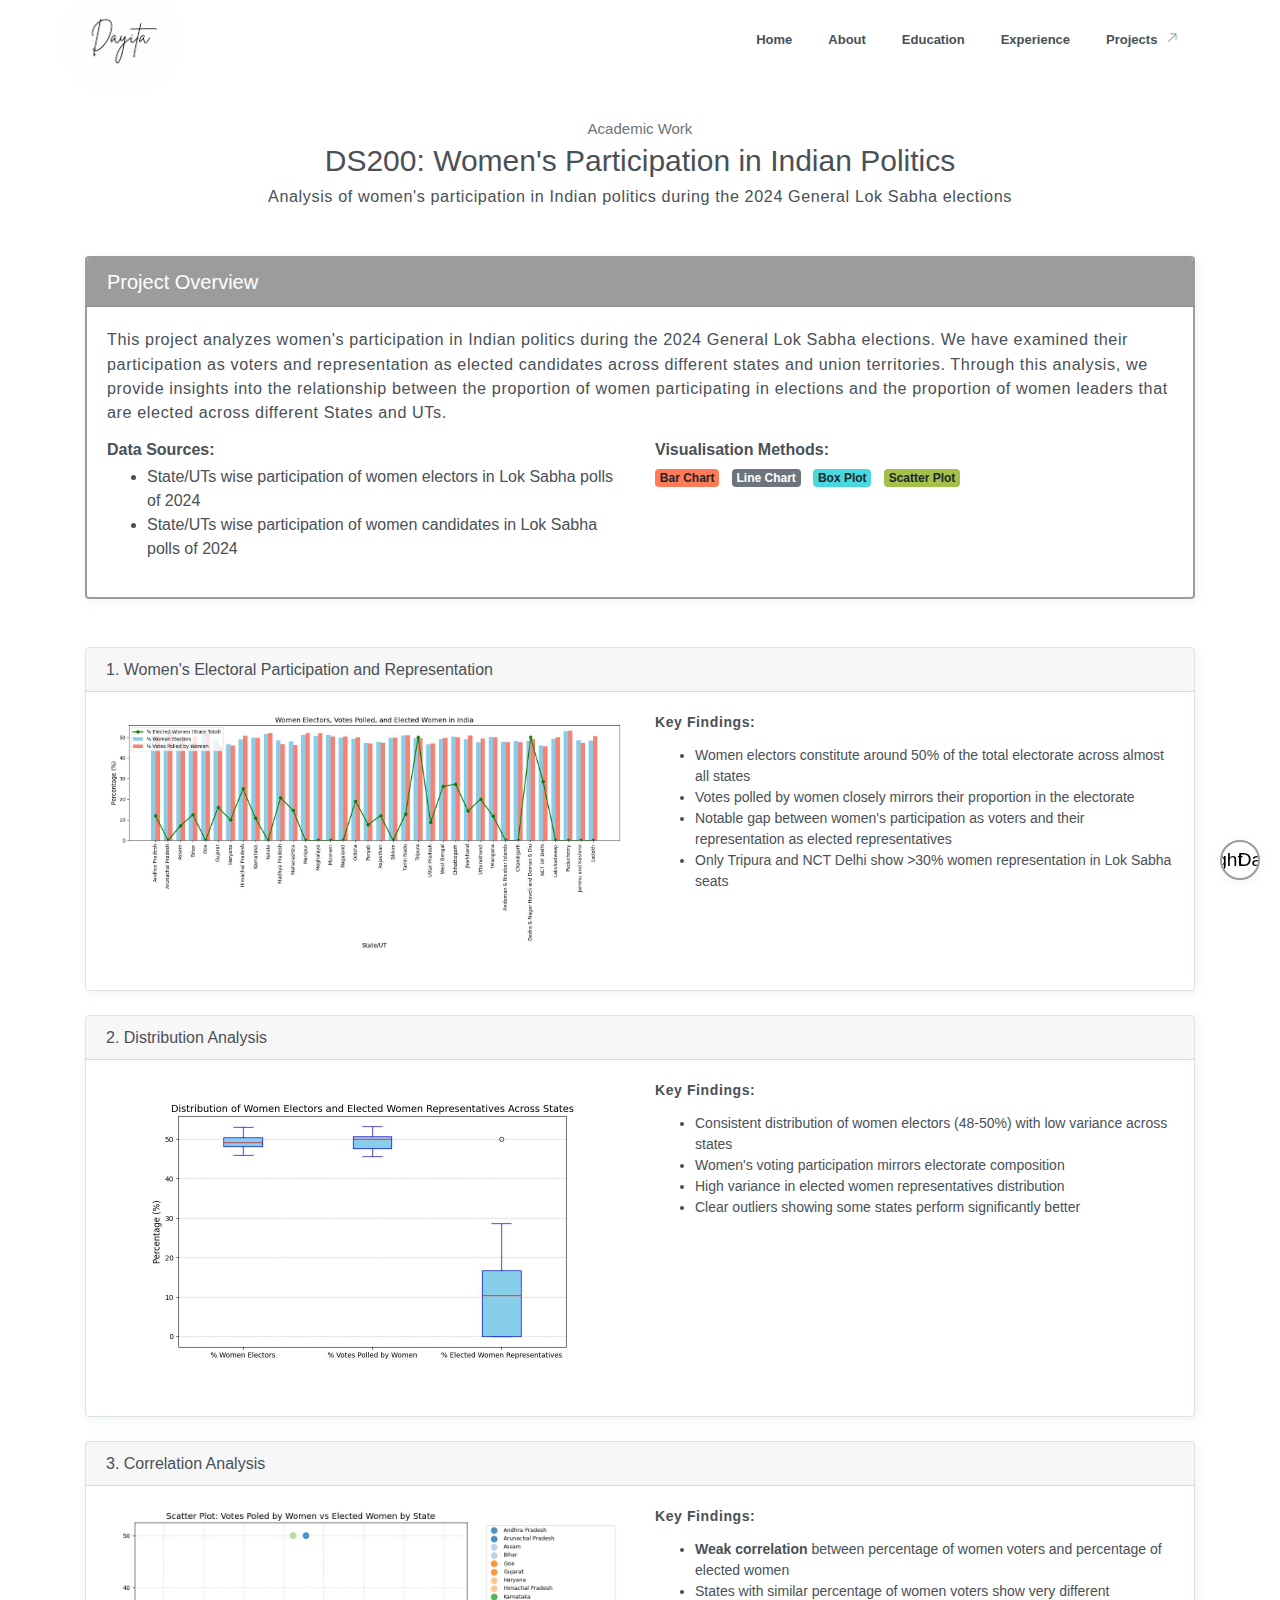
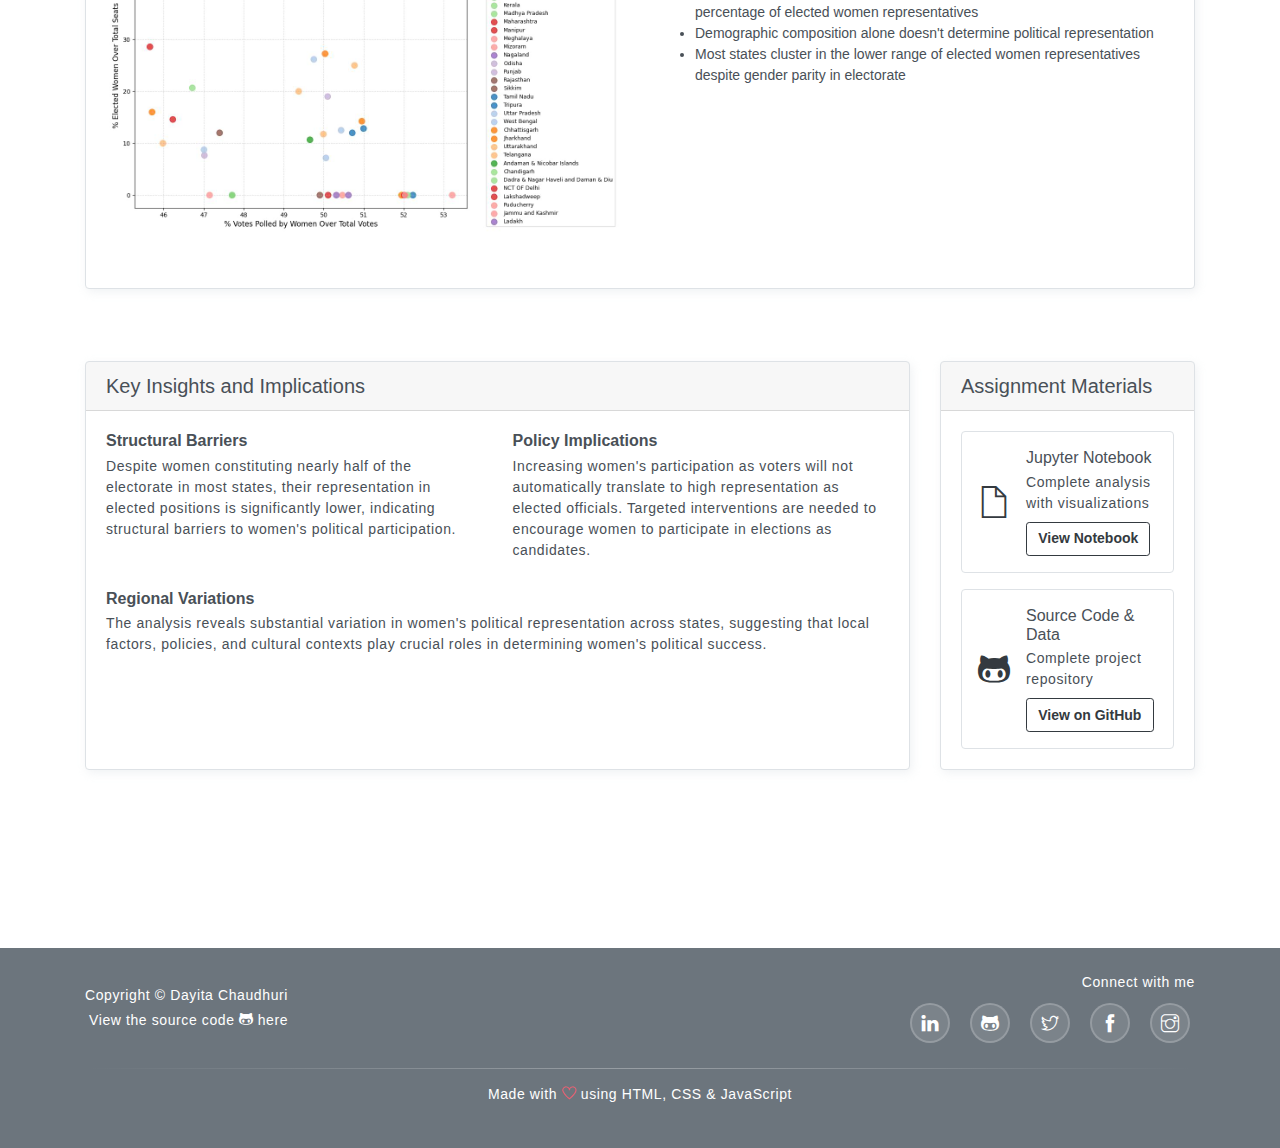
<file: ds200.html>
<!DOCTYPE html>
<html lang="en">
  <head>
    <meta charset="utf-8" />
    <meta
      name="viewport"
      content="width=device-width, initial-scale=1, shrink-to-fit=no"
    />
    <title>DS200 Assignment - Dayita Chaudhuri</title>
    <link rel="icon" type="image/x-icon" href="/assets/imgs/favicon.png" />
    <link
      rel="stylesheet"
      href="assets/vendors/themify-icons/css/themify-icons.css"
    />
    <link rel="stylesheet" href="assets/css/steller.css" />
    <link rel="stylesheet" href="assets/css/style.css" />
  </head>
  <body data-spy="scroll" data-target=".navbar" data-offset="40">
    <!-- Dark Mode Toggle -->
    <div class="dark-mode-toggle">
      <button
        id="darkModeBtn"
        class="dark-mode-btn"
        aria-label="Toggle dark mode"
      >
        <span class="toggle-label light">Light</span>
        <span class="toggle-label dark">Dark</span>
      </button>
    </div>

    <!-- Navbar Container -->
    <div id="navbar-container"></div>

    <!-- DS200 Assignment Section -->
    <section class="section" style="padding-top: 120px">
      <div class="container">
        <div class="text-center mb-5">
          <h6 class="subtitle">Academic Work</h6>
          <h2 class="section-title">
            DS200: Women's Participation in Indian Politics
          </h2>
          <p class="mb-5">
            Analysis of women's participation in Indian politics during the 2024
            General Lok Sabha elections
          </p>
        </div>

        <!-- Assignment Overview -->
        <div class="row mb-5">
          <div class="col-12">
            <div class="card border-primary">
              <div class="card-header bg-primary text-white">
                <h5 class="mb-0">Project Overview</h5>
              </div>
              <div class="card-body">
                <p class="mb-3">
                  This project analyzes women's participation in Indian politics
                  during the 2024 General Lok Sabha elections. We have examined
                  their participation as voters and representation as elected
                  candidates across different states and union territories.
                  Through this analysis, we provide insights into the
                  relationship between the proportion of women participating in
                  elections and the proportion of women leaders that are elected
                  across different States and UTs.
                </p>

                <div class="row">
                  <div class="col-md-6">
                    <h6 class="font-weight-bold">Data Sources:</h6>
                    <ul>
                      <li>
                        State/UTs wise participation of women electors in Lok
                        Sabha polls of 2024
                      </li>
                      <li>
                        State/UTs wise participation of women candidates in Lok
                        Sabha polls of 2024
                      </li>
                    </ul>
                  </div>
                  <div class="col-md-6">
                    <h6 class="font-weight-bold">Visualisation Methods:</h6>
                    <div class="mb-3">
                      <span class="badge badge-primary mr-2">Bar Chart</span>
                      <span class="badge badge-secondary mr-2">Line Chart</span>
                      <span class="badge badge-info mr-2">Box Plot</span>
                      <span class="badge badge-success mr-2">Scatter Plot</span>
                    </div>
                  </div>
                </div>
              </div>
            </div>
          </div>
        </div>

        <!-- Visualizations -->
        <div class="row mb-5">
          <!-- Bar Chart Analysis -->
          <div class="col-12 mb-4">
            <div class="card border">
              <div class="card-header">
                <h6 class="mb-0">
                  1. Women's Electoral Participation and Representation
                </h6>
              </div>
              <div class="card-body">
                <div class="row">
                  <div class="col-lg-6 col-md-12 text-center mb-3 mb-lg-0">
                    <img
                      src="assets/imgs/plots/bar_chart.jpeg"
                      alt="Bar Chart"
                      class="img-fluid mb-3"
                      style="max-height: 300px"
                    />
                  </div>
                  <div class="col-lg-6 col-md-12">
                    <div class="text-left">
                      <p class="small"><strong>Key Findings:</strong></p>
                      <ul class="small">
                        <li>
                          Women electors constitute around 50% of the total
                          electorate across almost all states
                        </li>
                        <li>
                          Votes polled by women closely mirrors their proportion
                          in the electorate
                        </li>
                        <li>
                          Notable gap between women's participation as voters
                          and their representation as elected representatives
                        </li>
                        <li>
                          Only Tripura and NCT Delhi show >30% women
                          representation in Lok Sabha seats
                        </li>
                      </ul>
                    </div>
                  </div>
                </div>
              </div>
            </div>
          </div>

          <!-- Box Plot Analysis -->
          <div class="col-12 mb-4">
            <div class="card border">
              <div class="card-header">
                <h6 class="mb-0">2. Distribution Analysis</h6>
              </div>
              <div class="card-body">
                <div class="row">
                  <div class="col-lg-6 col-md-12 text-center mb-3 mb-lg-0">
                    <img
                      src="assets/imgs/plots/box_chart.jpeg"
                      alt="Box Plot"
                      class="img-fluid mb-3"
                      style="max-height: 300px"
                    />
                  </div>
                  <div class="col-lg-6 col-md-12">
                    <div class="text-left">
                      <p class="small"><strong>Key Findings:</strong></p>
                      <ul class="small">
                        <li>
                          Consistent distribution of women electors (48-50%)
                          with low variance across states
                        </li>
                        <li>
                          Women's voting participation mirrors electorate
                          composition
                        </li>
                        <li>
                          High variance in elected women representatives
                          distribution
                        </li>
                        <li>
                          Clear outliers showing some states perform
                          significantly better
                        </li>
                      </ul>
                    </div>
                  </div>
                </div>
              </div>
            </div>
          </div>

          <!-- Scatter Plot Analysis -->
          <div class="col-12 mb-4">
            <div class="card border">
              <div class="card-header">
                <h6 class="mb-0">3. Correlation Analysis</h6>
              </div>
              <div class="card-body">
                <div class="row">
                  <div class="col-lg-6 col-md-12 text-center mb-3 mb-lg-0">
                    <img
                      src="assets/imgs/plots/scatter_chart.jpeg"
                      alt="Scatter Plot"
                      class="img-fluid mb-3"
                      style="max-height: 400px"
                    />
                  </div>
                  <div class="col-lg-6 col-md-12">
                    <p class="small"><strong>Key Findings:</strong></p>
                    <ul class="small">
                      <li>
                        <strong>Weak correlation</strong> between percentage of
                        women voters and percentage of elected women
                      </li>
                      <li>
                        States with similar percentage of women voters show very
                        different percentage of elected women representatives
                      </li>
                      <li>
                        Demographic composition alone doesn't determine
                        political representation
                      </li>
                      <li>
                        Most states cluster in the lower range of elected women
                        representatives despite gender parity in electorate
                      </li>
                    </ul>
                  </div>
                </div>
              </div>
            </div>
          </div>
        </div>

        <!-- Key Insights and Assignment Documents -->
        <div class="row mb-5">
          <div class="col-lg-9 col-md-12 mb-4 mb-lg-0">
            <div class="card h-100">
              <div class="card-header">
                <h5 class="mb-0">Key Insights and Implications</h5>
              </div>
              <div class="card-body">
                <div class="row">
                  <div class="col-xl-6 col-lg-12 col-md-6 mb-3">
                    <h6 class="font-weight-bold">Structural Barriers</h6>
                    <p class="small">
                      Despite women constituting nearly half of the electorate
                      in most states, their representation in elected positions
                      is significantly lower, indicating structural barriers to
                      women's political participation.
                    </p>
                  </div>
                  <div class="col-xl-6 col-lg-12 col-md-6 mb-3">
                    <h6 class="font-weight-bold">Policy Implications</h6>
                    <p class="small">
                      Increasing women's participation as voters will not
                      automatically translate to high representation as elected
                      officials. Targeted interventions are needed to encourage
                      women to participate in elections as candidates.
                    </p>
                  </div>
                </div>
                <div class="row">
                  <div class="col-12">
                    <h6 class="font-weight-bold">Regional Variations</h6>
                    <p class="small">
                      The analysis reveals substantial variation in women's
                      political representation across states, suggesting that
                      local factors, policies, and cultural contexts play
                      crucial roles in determining women's political success.
                    </p>
                  </div>
                </div>
              </div>
            </div>
          </div>

          <!-- Assignment Documents -->
          <div class="col-lg-3 col-md-12">
            <div class="card h-100">
              <div class="card-header">
                <h5 class="mb-0">Assignment Materials</h5>
              </div>
              <div class="card-body">
                <!-- Jupyter Notebook block -->
                <div class="d-flex align-items-center p-3 border rounded mb-3">
                  <i
                    class="ti-file text-dark mr-3"
                    style="font-size: 2rem"
                  ></i>
                  <div>
                    <h6 class="mb-1">Jupyter Notebook</h6>
                    <p class="small mb-2">
                      Complete analysis with visualizations
                    </p>
                    <a href="#" class="btn btn-outline-dark btn-sm"
                      >View Notebook</a
                    >
                  </div>
                </div>

                <!-- GitHub block -->
                <div class="d-flex align-items-center p-3 border rounded">
                  <i
                    class="ti-github text-dark mr-3"
                    style="font-size: 2rem"
                  ></i>
                  <div>
                    <h6 class="mb-1">Source Code & Data</h6>
                    <p class="small mb-2">
                      Complete project repository
                    </p>
                    <a href="#" class="btn btn-outline-dark btn-sm"
                      >View on GitHub</a
                    >
                  </div>
                </div>
              </div>
            </div>
          </div>
        </div>
      </div>
    </section>

    <!-- Footer Container -->
    <div id="footer-container"></div>

    <!-- Scripts -->
    <script src="assets/js/navbar.js"></script>
    <script src="assets/js/footer.js"></script>
    <script src="assets/js/darkmode.js"></script>
  </body>
</html>
</file>
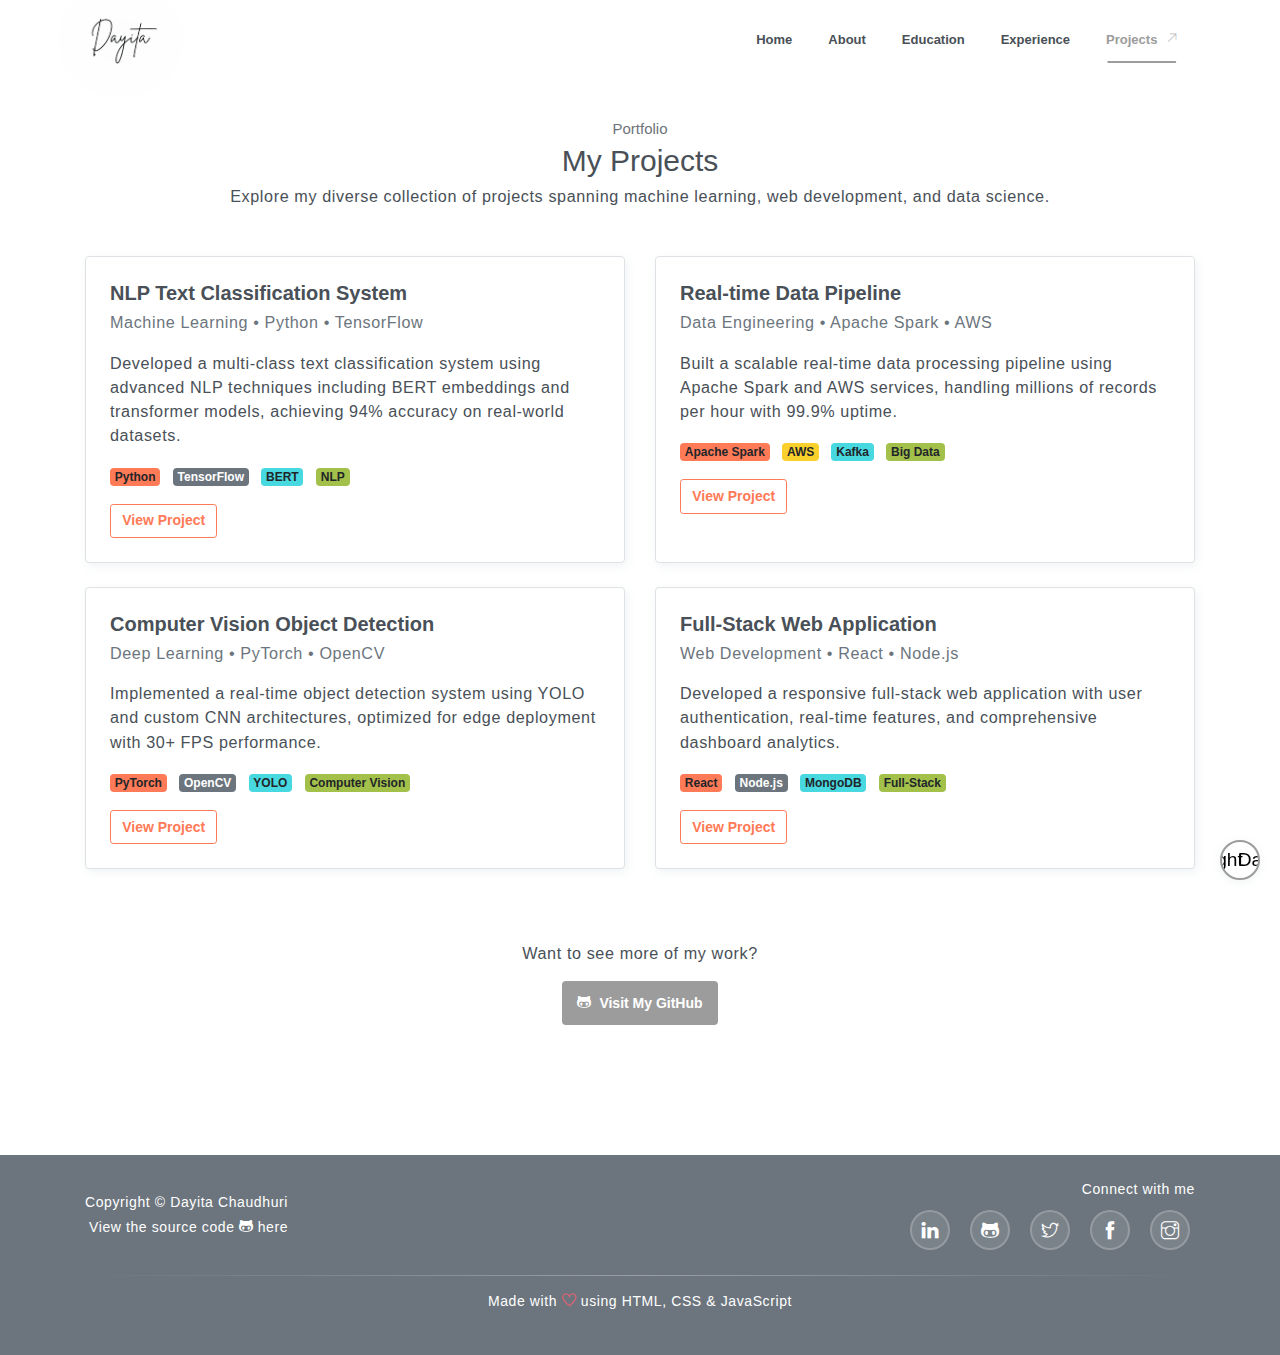
<file: projects.html>
<!DOCTYPE html>
<html lang="en">
<head>
    <meta charset="utf-8">
    <meta name="viewport" content="width=device-width, initial-scale=1, shrink-to-fit=no">
    <title>Projects - Dayita Chaudhuri</title>
    <link rel="icon" type="image/x-icon" href="/assets/imgs/favicon.png">
    <link rel="stylesheet" href="assets/vendors/themify-icons/css/themify-icons.css">
    <link rel="stylesheet" href="assets/css/steller.css">
    <link rel="stylesheet" href="assets/css/style.css">
</head>
<body data-spy="scroll" data-target=".navbar" data-offset="40">

    <!-- Dark Mode Toggle -->
    <div class="dark-mode-toggle">
        <button id="darkModeBtn" class="dark-mode-btn" aria-label="Toggle dark mode">
            <span class="toggle-label light">Light</span>
            <span class="toggle-label dark">Dark</span>
        </button>
    </div>

    <!-- Navbar Container -->
    <div id="navbar-container"></div>

    <!-- Projects Section -->
    <section class="section" style="padding-top: 120px;">
        <div class="container">
            <div class="text-center mb-5">
                <h6 class="subtitle">Portfolio</h6>
                <h2 class="section-title">My Projects</h2>
                <p class="mb-5">Explore my diverse collection of projects spanning machine learning, web development, and data science.</p>
            </div>

            <div class="row">
                <!-- Project 1 -->
                <div class="col-lg-6 mb-4">
                    <div class="card border h-100">
                        <div class="card-body p-4">
                            <h5 class="font-weight-bold">NLP Text Classification System</h5>
                            <p class="text-muted mb-3">Machine Learning • Python • TensorFlow</p>
                            <p class="mb-3">Developed a multi-class text classification system using advanced NLP techniques including BERT embeddings and transformer models, achieving 94% accuracy on real-world datasets.</p>
                            <div class="mb-3">
                                <span class="badge badge-primary mr-2">Python</span>
                                <span class="badge badge-secondary mr-2">TensorFlow</span>
                                <span class="badge badge-info mr-2">BERT</span>
                                <span class="badge badge-success">NLP</span>
                            </div>
                            <a href="#" class="btn btn-outline-primary btn-sm">View Project</a>
                        </div>
                    </div>
                </div>

                <!-- Project 2 -->
                <div class="col-lg-6 mb-4">
                    <div class="card border h-100">
                        <div class="card-body p-4">
                            <h5 class="font-weight-bold">Real-time Data Pipeline</h5>
                            <p class="text-muted mb-3">Data Engineering • Apache Spark • AWS</p>
                            <p class="mb-3">Built a scalable real-time data processing pipeline using Apache Spark and AWS services, handling millions of records per hour with 99.9% uptime.</p>
                            <div class="mb-3">
                                <span class="badge badge-primary mr-2">Apache Spark</span>
                                <span class="badge badge-warning mr-2">AWS</span>
                                <span class="badge badge-info mr-2">Kafka</span>
                                <span class="badge badge-success">Big Data</span>
                            </div>
                            <a href="#" class="btn btn-outline-primary btn-sm">View Project</a>
                        </div>
                    </div>
                </div>

                <!-- Project 3 -->
                <div class="col-lg-6 mb-4">
                    <div class="card border h-100">
                        <div class="card-body p-4">
                            <h5 class="font-weight-bold">Computer Vision Object Detection</h5>
                            <p class="text-muted mb-3">Deep Learning • PyTorch • OpenCV</p>
                            <p class="mb-3">Implemented a real-time object detection system using YOLO and custom CNN architectures, optimized for edge deployment with 30+ FPS performance.</p>
                            <div class="mb-3">
                                <span class="badge badge-primary mr-2">PyTorch</span>
                                <span class="badge badge-secondary mr-2">OpenCV</span>
                                <span class="badge badge-info mr-2">YOLO</span>
                                <span class="badge badge-success">Computer Vision</span>
                            </div>
                            <a href="#" class="btn btn-outline-primary btn-sm">View Project</a>
                        </div>
                    </div>
                </div>

                <!-- Project 4 -->
                <div class="col-lg-6 mb-4">
                    <div class="card border h-100">
                        <div class="card-body p-4">
                            <h5 class="font-weight-bold">Full-Stack Web Application</h5>
                            <p class="text-muted mb-3">Web Development • React • Node.js</p>
                            <p class="mb-3">Developed a responsive full-stack web application with user authentication, real-time features, and comprehensive dashboard analytics.</p>
                            <div class="mb-3">
                                <span class="badge badge-primary mr-2">React</span>
                                <span class="badge badge-secondary mr-2">Node.js</span>
                                <span class="badge badge-info mr-2">MongoDB</span>
                                <span class="badge badge-success">Full-Stack</span>
                            </div>
                            <a href="#" class="btn btn-outline-primary btn-sm">View Project</a>
                        </div>
                    </div>
                </div>
            </div>

            <!-- GitHub CTA -->
            <div class="text-center mt-5">
                <p class="mb-3">Want to see more of my work?</p>
                <a href="https://github.com/dayitachaudhuri" target="_blank" class="btn btn-primary">
                    <i class="ti-github mr-2"></i>Visit My GitHub
                </a>
            </div>
        </div>
    </section>

    <!-- Footer Container -->
    <div id="footer-container"></div>

    <!-- Scripts -->
    <script src="assets/js/navbar.js"></script>
    <script src="assets/js/footer.js"></script>
    <script src="assets/js/darkmode.js"></script>
</body>
</html>
</file>
<file: assets/vendors/themify-icons/css/themify-icons.css>
@font-face {
	font-family: 'themify';
	src:url("../fonts/themify.eot?-fvbane");
	src:url("../fonts/themify.eot?#iefix-fvbane") format("embedded-opentype"),
		url("../fonts/themify.woff?-fvbane") format("woff"),
		url("../fonts/themify.ttf?-fvbane") format("truetype"),
		url("../fonts/themify.svg?-fvbane#themify") format("svg");
	font-weight: normal;
	font-style: normal;
}

[class^="ti-"], [class*=" ti-"] {
	font-family: 'themify';
	speak: none;
	font-style: normal;
	font-weight: normal;
	font-variant: normal;
	text-transform: none;
	line-height: 1;

	/* Better Font Rendering =========== */
	-webkit-font-smoothing: antialiased;
	-moz-osx-font-smoothing: grayscale;
}

.ti-wand:before {
	content: "\e600";
}
.ti-volume:before {
	content: "\e601";
}
.ti-user:before {
	content: "\e602";
}
.ti-unlock:before {
	content: "\e603";
}
.ti-unlink:before {
	content: "\e604";
}
.ti-trash:before {
	content: "\e605";
}
.ti-thought:before {
	content: "\e606";
}
.ti-target:before {
	content: "\e607";
}
.ti-tag:before {
	content: "\e608";
}
.ti-tablet:before {
	content: "\e609";
}
.ti-star:before {
	content: "\e60a";
}
.ti-spray:before {
	content: "\e60b";
}
.ti-signal:before {
	content: "\e60c";
}
.ti-shopping-cart:before {
	content: "\e60d";
}
.ti-shopping-cart-full:before {
	content: "\e60e";
}
.ti-settings:before {
	content: "\e60f";
}
.ti-search:before {
	content: "\e610";
}
.ti-zoom-in:before {
	content: "\e611";
}
.ti-zoom-out:before {
	content: "\e612";
}
.ti-cut:before {
	content: "\e613";
}
.ti-ruler:before {
	content: "\e614";
}
.ti-ruler-pencil:before {
	content: "\e615";
}
.ti-ruler-alt:before {
	content: "\e616";
}
.ti-bookmark:before {
	content: "\e617";
}
.ti-bookmark-alt:before {
	content: "\e618";
}
.ti-reload:before {
	content: "\e619";
}
.ti-plus:before {
	content: "\e61a";
}
.ti-pin:before {
	content: "\e61b";
}
.ti-pencil:before {
	content: "\e61c";
}
.ti-pencil-alt:before {
	content: "\e61d";
}
.ti-paint-roller:before {
	content: "\e61e";
}
.ti-paint-bucket:before {
	content: "\e61f";
}
.ti-na:before {
	content: "\e620";
}
.ti-mobile:before {
	content: "\e621";
}
.ti-minus:before {
	content: "\e622";
}
.ti-medall:before {
	content: "\e623";
}
.ti-medall-alt:before {
	content: "\e624";
}
.ti-marker:before {
	content: "\e625";
}
.ti-marker-alt:before {
	content: "\e626";
}
.ti-arrow-up:before {
	content: "\e627";
}
.ti-arrow-right:before {
	content: "\e628";
}
.ti-arrow-left:before {
	content: "\e629";
}
.ti-arrow-down:before {
	content: "\e62a";
}
.ti-lock:before {
	content: "\e62b";
}
.ti-location-arrow:before {
	content: "\e62c";
}
.ti-link:before {
	content: "\e62d";
}
.ti-layout:before {
	content: "\e62e";
}
.ti-layers:before {
	content: "\e62f";
}
.ti-layers-alt:before {
	content: "\e630";
}
.ti-key:before {
	content: "\e631";
}
.ti-import:before {
	content: "\e632";
}
.ti-image:before {
	content: "\e633";
}
.ti-heart:before {
	content: "\e634";
}
.ti-heart-broken:before {
	content: "\e635";
}
.ti-hand-stop:before {
	content: "\e636";
}
.ti-hand-open:before {
	content: "\e637";
}
.ti-hand-drag:before {
	content: "\e638";
}
.ti-folder:before {
	content: "\e639";
}
.ti-flag:before {
	content: "\e63a";
}
.ti-flag-alt:before {
	content: "\e63b";
}
.ti-flag-alt-2:before {
	content: "\e63c";
}
.ti-eye:before {
	content: "\e63d";
}
.ti-export:before {
	content: "\e63e";
}
.ti-exchange-vertical:before {
	content: "\e63f";
}
.ti-desktop:before {
	content: "\e640";
}
.ti-cup:before {
	content: "\e641";
}
.ti-crown:before {
	content: "\e642";
}
.ti-comments:before {
	content: "\e643";
}
.ti-comment:before {
	content: "\e644";
}
.ti-comment-alt:before {
	content: "\e645";
}
.ti-close:before {
	content: "\e646";
}
.ti-clip:before {
	content: "\e647";
}
.ti-angle-up:before {
	content: "\e648";
}
.ti-angle-right:before {
	content: "\e649";
}
.ti-angle-left:before {
	content: "\e64a";
}
.ti-angle-down:before {
	content: "\e64b";
}
.ti-check:before {
	content: "\e64c";
}
.ti-check-box:before {
	content: "\e64d";
}
.ti-camera:before {
	content: "\e64e";
}
.ti-announcement:before {
	content: "\e64f";
}
.ti-brush:before {
	content: "\e650";
}
.ti-briefcase:before {
	content: "\e651";
}
.ti-bolt:before {
	content: "\e652";
}
.ti-bolt-alt:before {
	content: "\e653";
}
.ti-blackboard:before {
	content: "\e654";
}
.ti-bag:before {
	content: "\e655";
}
.ti-move:before {
	content: "\e656";
}
.ti-arrows-vertical:before {
	content: "\e657";
}
.ti-arrows-horizontal:before {
	content: "\e658";
}
.ti-fullscreen:before {
	content: "\e659";
}
.ti-arrow-top-right:before {
	content: "\e65a";
}
.ti-arrow-top-left:before {
	content: "\e65b";
}
.ti-arrow-circle-up:before {
	content: "\e65c";
}
.ti-arrow-circle-right:before {
	content: "\e65d";
}
.ti-arrow-circle-left:before {
	content: "\e65e";
}
.ti-arrow-circle-down:before {
	content: "\e65f";
}
.ti-angle-double-up:before {
	content: "\e660";
}
.ti-angle-double-right:before {
	content: "\e661";
}
.ti-angle-double-left:before {
	content: "\e662";
}
.ti-angle-double-down:before {
	content: "\e663";
}
.ti-zip:before {
	content: "\e664";
}
.ti-world:before {
	content: "\e665";
}
.ti-wheelchair:before {
	content: "\e666";
}
.ti-view-list:before {
	content: "\e667";
}
.ti-view-list-alt:before {
	content: "\e668";
}
.ti-view-grid:before {
	content: "\e669";
}
.ti-uppercase:before {
	content: "\e66a";
}
.ti-upload:before {
	content: "\e66b";
}
.ti-underline:before {
	content: "\e66c";
}
.ti-truck:before {
	content: "\e66d";
}
.ti-timer:before {
	content: "\e66e";
}
.ti-ticket:before {
	content: "\e66f";
}
.ti-thumb-up:before {
	content: "\e670";
}
.ti-thumb-down:before {
	content: "\e671";
}
.ti-text:before {
	content: "\e672";
}
.ti-stats-up:before {
	content: "\e673";
}
.ti-stats-down:before {
	content: "\e674";
}
.ti-split-v:before {
	content: "\e675";
}
.ti-split-h:before {
	content: "\e676";
}
.ti-smallcap:before {
	content: "\e677";
}
.ti-shine:before {
	content: "\e678";
}
.ti-shift-right:before {
	content: "\e679";
}
.ti-shift-left:before {
	content: "\e67a";
}
.ti-shield:before {
	content: "\e67b";
}
.ti-notepad:before {
	content: "\e67c";
}
.ti-server:before {
	content: "\e67d";
}
.ti-quote-right:before {
	content: "\e67e";
}
.ti-quote-left:before {
	content: "\e67f";
}
.ti-pulse:before {
	content: "\e680";
}
.ti-printer:before {
	content: "\e681";
}
.ti-power-off:before {
	content: "\e682";
}
.ti-plug:before {
	content: "\e683";
}
.ti-pie-chart:before {
	content: "\e684";
}
.ti-paragraph:before {
	content: "\e685";
}
.ti-panel:before {
	content: "\e686";
}
.ti-package:before {
	content: "\e687";
}
.ti-music:before {
	content: "\e688";
}
.ti-music-alt:before {
	content: "\e689";
}
.ti-mouse:before {
	content: "\e68a";
}
.ti-mouse-alt:before {
	content: "\e68b";
}
.ti-money:before {
	content: "\e68c";
}
.ti-microphone:before {
	content: "\e68d";
}
.ti-menu:before {
	content: "\e68e";
}
.ti-menu-alt:before {
	content: "\e68f";
}
.ti-map:before {
	content: "\e690";
}
.ti-map-alt:before {
	content: "\e691";
}
.ti-loop:before {
	content: "\e692";
}
.ti-location-pin:before {
	content: "\e693";
}
.ti-list:before {
	content: "\e694";
}
.ti-light-bulb:before {
	content: "\e695";
}
.ti-Italic:before {
	content: "\e696";
}
.ti-info:before {
	content: "\e697";
}
.ti-infinite:before {
	content: "\e698";
}
.ti-id-badge:before {
	content: "\e699";
}
.ti-hummer:before {
	content: "\e69a";
}
.ti-home:before {
	content: "\e69b";
}
.ti-help:before {
	content: "\e69c";
}
.ti-headphone:before {
	content: "\e69d";
}
.ti-harddrives:before {
	content: "\e69e";
}
.ti-harddrive:before {
	content: "\e69f";
}
.ti-gift:before {
	content: "\e6a0";
}
.ti-game:before {
	content: "\e6a1";
}
.ti-filter:before {
	content: "\e6a2";
}
.ti-files:before {
	content: "\e6a3";
}
.ti-file:before {
	content: "\e6a4";
}
.ti-eraser:before {
	content: "\e6a5";
}
.ti-envelope:before {
	content: "\e6a6";
}
.ti-download:before {
	content: "\e6a7";
}
.ti-direction:before {
	content: "\e6a8";
}
.ti-direction-alt:before {
	content: "\e6a9";
}
.ti-dashboard:before {
	content: "\e6aa";
}
.ti-control-stop:before {
	content: "\e6ab";
}
.ti-control-shuffle:before {
	content: "\e6ac";
}
.ti-control-play:before {
	content: "\e6ad";
}
.ti-control-pause:before {
	content: "\e6ae";
}
.ti-control-forward:before {
	content: "\e6af";
}
.ti-control-backward:before {
	content: "\e6b0";
}
.ti-cloud:before {
	content: "\e6b1";
}
.ti-cloud-up:before {
	content: "\e6b2";
}
.ti-cloud-down:before {
	content: "\e6b3";
}
.ti-clipboard:before {
	content: "\e6b4";
}
.ti-car:before {
	content: "\e6b5";
}
.ti-calendar:before {
	content: "\e6b6";
}
.ti-book:before {
	content: "\e6b7";
}
.ti-bell:before {
	content: "\e6b8";
}
.ti-basketball:before {
	content: "\e6b9";
}
.ti-bar-chart:before {
	content: "\e6ba";
}
.ti-bar-chart-alt:before {
	content: "\e6bb";
}
.ti-back-right:before {
	content: "\e6bc";
}
.ti-back-left:before {
	content: "\e6bd";
}
.ti-arrows-corner:before {
	content: "\e6be";
}
.ti-archive:before {
	content: "\e6bf";
}
.ti-anchor:before {
	content: "\e6c0";
}
.ti-align-right:before {
	content: "\e6c1";
}
.ti-align-left:before {
	content: "\e6c2";
}
.ti-align-justify:before {
	content: "\e6c3";
}
.ti-align-center:before {
	content: "\e6c4";
}
.ti-alert:before {
	content: "\e6c5";
}
.ti-alarm-clock:before {
	content: "\e6c6";
}
.ti-agenda:before {
	content: "\e6c7";
}
.ti-write:before {
	content: "\e6c8";
}
.ti-window:before {
	content: "\e6c9";
}
.ti-widgetized:before {
	content: "\e6ca";
}
.ti-widget:before {
	content: "\e6cb";
}
.ti-widget-alt:before {
	content: "\e6cc";
}
.ti-wallet:before {
	content: "\e6cd";
}
.ti-video-clapper:before {
	content: "\e6ce";
}
.ti-video-camera:before {
	content: "\e6cf";
}
.ti-vector:before {
	content: "\e6d0";
}
.ti-themify-logo:before {
	content: "\e6d1";
}
.ti-themify-favicon:before {
	content: "\e6d2";
}
.ti-themify-favicon-alt:before {
	content: "\e6d3";
}
.ti-support:before {
	content: "\e6d4";
}
.ti-stamp:before {
	content: "\e6d5";
}
.ti-split-v-alt:before {
	content: "\e6d6";
}
.ti-slice:before {
	content: "\e6d7";
}
.ti-shortcode:before {
	content: "\e6d8";
}
.ti-shift-right-alt:before {
	content: "\e6d9";
}
.ti-shift-left-alt:before {
	content: "\e6da";
}
.ti-ruler-alt-2:before {
	content: "\e6db";
}
.ti-receipt:before {
	content: "\e6dc";
}
.ti-pin2:before {
	content: "\e6dd";
}
.ti-pin-alt:before {
	content: "\e6de";
}
.ti-pencil-alt2:before {
	content: "\e6df";
}
.ti-palette:before {
	content: "\e6e0";
}
.ti-more:before {
	content: "\e6e1";
}
.ti-more-alt:before {
	content: "\e6e2";
}
.ti-microphone-alt:before {
	content: "\e6e3";
}
.ti-magnet:before {
	content: "\e6e4";
}
.ti-line-double:before {
	content: "\e6e5";
}
.ti-line-dotted:before {
	content: "\e6e6";
}
.ti-line-dashed:before {
	content: "\e6e7";
}
.ti-layout-width-full:before {
	content: "\e6e8";
}
.ti-layout-width-default:before {
	content: "\e6e9";
}
.ti-layout-width-default-alt:before {
	content: "\e6ea";
}
.ti-layout-tab:before {
	content: "\e6eb";
}
.ti-layout-tab-window:before {
	content: "\e6ec";
}
.ti-layout-tab-v:before {
	content: "\e6ed";
}
.ti-layout-tab-min:before {
	content: "\e6ee";
}
.ti-layout-slider:before {
	content: "\e6ef";
}
.ti-layout-slider-alt:before {
	content: "\e6f0";
}
.ti-layout-sidebar-right:before {
	content: "\e6f1";
}
.ti-layout-sidebar-none:before {
	content: "\e6f2";
}
.ti-layout-sidebar-left:before {
	content: "\e6f3";
}
.ti-layout-placeholder:before {
	content: "\e6f4";
}
.ti-layout-menu:before {
	content: "\e6f5";
}
.ti-layout-menu-v:before {
	content: "\e6f6";
}
.ti-layout-menu-separated:before {
	content: "\e6f7";
}
.ti-layout-menu-full:before {
	content: "\e6f8";
}
.ti-layout-media-right-alt:before {
	content: "\e6f9";
}
.ti-layout-media-right:before {
	content: "\e6fa";
}
.ti-layout-media-overlay:before {
	content: "\e6fb";
}
.ti-layout-media-overlay-alt:before {
	content: "\e6fc";
}
.ti-layout-media-overlay-alt-2:before {
	content: "\e6fd";
}
.ti-layout-media-left-alt:before {
	content: "\e6fe";
}
.ti-layout-media-left:before {
	content: "\e6ff";
}
.ti-layout-media-center-alt:before {
	content: "\e700";
}
.ti-layout-media-center:before {
	content: "\e701";
}
.ti-layout-list-thumb:before {
	content: "\e702";
}
.ti-layout-list-thumb-alt:before {
	content: "\e703";
}
.ti-layout-list-post:before {
	content: "\e704";
}
.ti-layout-list-large-image:before {
	content: "\e705";
}
.ti-layout-line-solid:before {
	content: "\e706";
}
.ti-layout-grid4:before {
	content: "\e707";
}
.ti-layout-grid3:before {
	content: "\e708";
}
.ti-layout-grid2:before {
	content: "\e709";
}
.ti-layout-grid2-thumb:before {
	content: "\e70a";
}
.ti-layout-cta-right:before {
	content: "\e70b";
}
.ti-layout-cta-left:before {
	content: "\e70c";
}
.ti-layout-cta-center:before {
	content: "\e70d";
}
.ti-layout-cta-btn-right:before {
	content: "\e70e";
}
.ti-layout-cta-btn-left:before {
	content: "\e70f";
}
.ti-layout-column4:before {
	content: "\e710";
}
.ti-layout-column3:before {
	content: "\e711";
}
.ti-layout-column2:before {
	content: "\e712";
}
.ti-layout-accordion-separated:before {
	content: "\e713";
}
.ti-layout-accordion-merged:before {
	content: "\e714";
}
.ti-layout-accordion-list:before {
	content: "\e715";
}
.ti-ink-pen:before {
	content: "\e716";
}
.ti-info-alt:before {
	content: "\e717";
}
.ti-help-alt:before {
	content: "\e718";
}
.ti-headphone-alt:before {
	content: "\e719";
}
.ti-hand-point-up:before {
	content: "\e71a";
}
.ti-hand-point-right:before {
	content: "\e71b";
}
.ti-hand-point-left:before {
	content: "\e71c";
}
.ti-hand-point-down:before {
	content: "\e71d";
}
.ti-gallery:before {
	content: "\e71e";
}
.ti-face-smile:before {
	content: "\e71f";
}
.ti-face-sad:before {
	content: "\e720";
}
.ti-credit-card:before {
	content: "\e721";
}
.ti-control-skip-forward:before {
	content: "\e722";
}
.ti-control-skip-backward:before {
	content: "\e723";
}
.ti-control-record:before {
	content: "\e724";
}
.ti-control-eject:before {
	content: "\e725";
}
.ti-comments-smiley:before {
	content: "\e726";
}
.ti-brush-alt:before {
	content: "\e727";
}
.ti-youtube:before {
	content: "\e728";
}
.ti-vimeo:before {
	content: "\e729";
}
.ti-twitter:before {
	content: "\e72a";
}
.ti-time:before {
	content: "\e72b";
}
.ti-tumblr:before {
	content: "\e72c";
}
.ti-skype:before {
	content: "\e72d";
}
.ti-share:before {
	content: "\e72e";
}
.ti-share-alt:before {
	content: "\e72f";
}
.ti-rocket:before {
	content: "\e730";
}
.ti-pinterest:before {
	content: "\e731";
}
.ti-new-window:before {
	content: "\e732";
}
.ti-microsoft:before {
	content: "\e733";
}
.ti-list-ol:before {
	content: "\e734";
}
.ti-linkedin:before {
	content: "\e735";
}
.ti-layout-sidebar-2:before {
	content: "\e736";
}
.ti-layout-grid4-alt:before {
	content: "\e737";
}
.ti-layout-grid3-alt:before {
	content: "\e738";
}
.ti-layout-grid2-alt:before {
	content: "\e739";
}
.ti-layout-column4-alt:before {
	content: "\e73a";
}
.ti-layout-column3-alt:before {
	content: "\e73b";
}
.ti-layout-column2-alt:before {
	content: "\e73c";
}
.ti-instagram:before {
	content: "\e73d";
}
.ti-google:before {
	content: "\e73e";
}
.ti-github:before {
	content: "\e73f";
}
.ti-flickr:before {
	content: "\e740";
}
.ti-facebook:before {
	content: "\e741";
}
.ti-dropbox:before {
	content: "\e742";
}
.ti-dribbble:before {
	content: "\e743";
}
.ti-apple:before {
	content: "\e744";
}
.ti-android:before {
	content: "\e745";
}
.ti-save:before {
	content: "\e746";
}
.ti-save-alt:before {
	content: "\e747";
}
.ti-yahoo:before {
	content: "\e748";
}
.ti-wordpress:before {
	content: "\e749";
}
.ti-vimeo-alt:before {
	content: "\e74a";
}
.ti-twitter-alt:before {
	content: "\e74b";
}
.ti-tumblr-alt:before {
	content: "\e74c";
}
.ti-trello:before {
	content: "\e74d";
}
.ti-stack-overflow:before {
	content: "\e74e";
}
.ti-soundcloud:before {
	content: "\e74f";
}
.ti-sharethis:before {
	content: "\e750";
}
.ti-sharethis-alt:before {
	content: "\e751";
}
.ti-reddit:before {
	content: "\e752";
}
.ti-pinterest-alt:before {
	content: "\e753";
}
.ti-microsoft-alt:before {
	content: "\e754";
}
.ti-linux:before {
	content: "\e755";
}
.ti-jsfiddle:before {
	content: "\e756";
}
.ti-joomla:before {
	content: "\e757";
}
.ti-html5:before {
	content: "\e758";
}
.ti-flickr-alt:before {
	content: "\e759";
}
.ti-email:before {
	content: "\e75a";
}
.ti-drupal:before {
	content: "\e75b";
}
.ti-dropbox-alt:before {
	content: "\e75c";
}
.ti-css3:before {
	content: "\e75d";
}
.ti-rss:before {
	content: "\e75e";
}
.ti-rss-alt:before {
	content: "\e75f";
}
</file>
<file: assets/css/style.css>
/* Dark Mode Variables */
:root {
  --primary: #9c9c9c;
  --bg-primary: #ffffff;
  --bg-secondary: #f8f9fa;
  --text-primary: #495057;
  --text-muted: #6c757d;
  --border-color: #dee2e6;
  --card-bg: #ffffff;
  --navbar-bg: #ffffff;
  --shadow: rgba(206, 212, 218, 0.3);
  --shadow-dark: rgba(173, 181, 189, 0.4);
}

[data-theme="dark"] {
  --primary: #9c9c9c;
  --bg-primary: #1a1a1a;
  --bg-secondary: #2d2d2d;
  --text-primary: #e0e0e0;
  --text-muted: #888888;
  --border-color: #444444;
  --card-bg: #2d2d2d;
  --navbar-bg: #1a1a1a;
  --shadow: rgba(0, 0, 0, 0.3);
  --shadow-dark: rgba(0, 0, 0, 0.4);
}

/* Dark Mode Toggle Button */
.dark-mode-btn {
  position: relative;
  width: 40px;
  height: 40px;
  aspect-ratio: 1 / 1;
  padding: 0;
  line-height: 1;
  box-sizing: border-box;
  border-radius: 50%;
  border: 2px solid var(--primary);
  background: var(--card-bg);
  cursor: pointer;
  transition: transform 0.3s ease, box-shadow 0.3s ease;
  box-shadow: 0 2px 10px var(--shadow);
  display: flex;
  align-items: center;
  justify-content: center;
  overflow: hidden;
}

.dark-mode-btn span {
  font-size: 1.2rem;
  transition: transform 0.45s ease, filter 0.3s ease;
  display: flex;
  align-items: center;
  justify-content: center;
  width: 100%;
  height: 100%;
}

.dark-mode-btn:hover {
  transform: rotate(12deg) scale(1.05);
  box-shadow: 0 4px 15px var(--shadow-dark);
}

.dark-mode-btn:active {
  transform: scale(0.95);
}

/* Animation hooks from JS */
.rotate {
  transform: rotate(180deg);
}

.glow-dark {
  filter: drop-shadow(0 0 6px rgba(130, 150, 255, 0.6));
}

.glow-light {
  filter: drop-shadow(0 0 6px rgba(255, 210, 120, 0.6));
}

.dark-mode-toggle {
  position: fixed;
  bottom: 20px;
  right: 20px;
  z-index: 1100;
}

.bulb {
  font-size: 1.3rem;
  transition: transform 0.4s ease, filter 0.3s ease, opacity 0.3s ease;
}

/* Light ON */
.bulb-on {
  filter: drop-shadow(0 0 8px rgba(255, 215, 120, 0.8));
  opacity: 1;
}

/* Light OFF */
.bulb-off {
  filter: drop-shadow(0 0 2px rgba(120, 140, 255, 0.4));
  opacity: 0.6;
}

/* Flicker animation */
@keyframes flicker {
  0% { opacity: 1; }
  20% { opacity: 0.4; }
  40% { opacity: 1; }
  60% { opacity: 0.6; }
  100% { opacity: 1; }
}

.flicker {
  animation: flicker 0.35s ease;
}

/* Base Dark Mode Styles */
body {
  background-color: var(--bg-primary);
  color: var(--text-primary);
  transition: background-color 0.3s ease, color 0.3s ease;
}

/* Updated existing styles for dark mode compatibility */
.company-img{
    height: 60px;
    width: 60px;
    object-fit: contain;
    object-position: center;
    margin: 0 auto 50px auto;
    display: block;
    filter: brightness(1);
    transition: filter 0.3s ease;
}

[data-theme="dark"] .company-img {
    filter: brightness(0.9) contrast(1.1);
}


/* Enhanced Experience Cards */
.custom-card.h-100 {
    transition: transform 0.3s ease, box-shadow 0.3s ease, background-color 0.3s ease;
    background-color: var(--card-bg);
    border-color: var(--border-color);
}

.custom-card.h-100:hover {
    transform: translateY(-5px);
    box-shadow: 0 8px 25px var(--shadow-dark);
}

.custom-card .card-body {
    display: flex;
    flex-direction: column;
    height: 100%;
}

.custom-card .text-left {
    flex-grow: 1;
}

.custom-card ul {
    margin-bottom: 1rem;
    padding-left: 1.2rem;
}

.custom-card ul li {
    margin-bottom: 0.3rem;
    line-height: 1.4;
}

.text-primary {
    color: var(--primary) !important;
}

.font-weight-bold {
    font-weight: 600 !important;
}

.small {
    font-size: 0.875rem;
}

/* Section background overrides - make all white except About */
.section {
    background: #fff !important;
}

/* Keep About section with light grey background */
#about.section {
    background: #f8f9fa !important;
}

/* Dark mode section backgrounds */
[data-theme="dark"] .section {
    background: #1a1a1a !important;
}

[data-theme="dark"] #about.section {
    background: #2c2c2c !important;
}

/* Ensure proper contrast for text on white backgrounds */
.section .subtitle,
.section .section-title,
.section p {
    color: inherit;
}

/* Responsive adjustments */
@media (max-width: 768px) {
    .custom-card .card-body {
        padding: 1.5rem !important;
    }
    
    .company-img {
        height: 50px !important;
        margin-bottom: 30px !important;
    }

    /* Reduce padding on mobile */
    .section {
        padding-top: 60px !important;
        padding-bottom: 60px !important;
    }
    
    /* Stack card content vertically on mobile */
    .card-body .row {
        margin-bottom: 1rem;
    }
    
    /* Adjust image sizing on mobile */
    .card-body img {
        max-height: 250px !important;
        margin-bottom: 1rem !important;
    }
    
    /* Improve button spacing on mobile */
    .btn-sm {
        font-size: 0.8rem;
        padding: 0.4rem 0.8rem;
    }
    
    /* Better spacing for assignment materials */
    .d-flex.align-items-center {
        flex-direction: column;
        text-align: center;
    }
    
    .d-flex.align-items-center i {
        margin-bottom: 0.5rem;
        margin-right: 0 !important;
    }
    
    /* Improve dark mode toggle position on mobile */
    .dark-mode-toggle {
        bottom: 10px;
        right: 10px;
        z-index: 1050;
    }
    
    /* Better navbar spacing */
    .navbar-nav .nav-link {
        padding: 0.5rem 1rem;
    }
}

@media (max-width: 576px) {
    /* Even smaller screens */
    .section-title {
        font-size: 1.5rem !important;
    }
    
    .subtitle {
        font-size: 0.9rem !important;
    }
    
    /* Stack assignment materials vertically */
    .d-flex.align-items-center {
        padding: 1rem !important;
        margin-bottom: 1rem;
    }
    
    /* Improve card spacing */
    .card {
        margin-bottom: 1rem;
    }
    
    /* Better badge wrapping */
    .badge {
        margin-bottom: 0.25rem;
        display: inline-block;
    }
}

/* Ensure equal height cards work properly on all screen sizes */
@media (min-width: 992px) {
    .row .h-100 {
        display: flex;
        flex-direction: column;
    }
    
    .h-100 .card-body {
        flex: 1;
    }
}

/* Border color for primary cards */
.card.border-primary {
    border-color: var(--primary) !important;
    border-width: 2px;
}

.card.border-primary .card-title {
    border-bottom: 2px solid var(--primary);
    padding-bottom: 0.5rem;
    margin-bottom: 1rem;
}

/* Navbar Dark Mode */
.navbar {
    background: var(--navbar-bg) !important;
    transition: background-color 0.3s ease;
}

.navbar .navbar-brand,
.navbar .navbar-nav .nav-link {
    color: var(--text-primary) !important;
    transition: color 0.3s ease;
}

.navbar .navbar-nav .nav-link:hover {
    color: var(--primary) !important;
}

/* Active navigation styles */
.navbar-nav .nav-link.active {
    color: var(--primary) !important;
    font-weight: 600;
    position: relative;
}

.navbar-nav .nav-link.active::after {
    content: '';
    position: absolute;
    bottom: -5px;
    left: 50%;
    transform: translateX(-50%);
    width: 80%;
    height: 2px;
    background-color: var(--primary);
    border-radius: 1px;
}

/* Smooth transition for active states */
.navbar-nav .nav-link {
    transition: all 0.3s ease;
    position: relative;
}

/* Navigation arrow styles */
.navbar-nav .nav-link i.ti-arrow-top-right {
    font-size: 12px;
    opacity: 0.7;
    transition: all 0.3s ease;
}

.navbar-nav .nav-link:hover i.ti-arrow-top-right {
    opacity: 1;
    transform: translate(2px, -2px);
}

/* Dark mode arrow adjustments */
[data-theme="dark"] .navbar-nav .nav-link i.ti-arrow-top-right {
    opacity: 0.6;
}

[data-theme="dark"] .navbar-nav .nav-link:hover i.ti-arrow-top-right {
    opacity: 1;
}

/* Mobile navbar arrow adjustments */
@media (max-width: 768px) {
    .navbar-nav .nav-link i.ti-arrow-top-right {
        font-size: 10px;
    }
}

/* Section Backgrounds */
.section {
    background-color: var(--bg-primary);
    transition: background-color 0.3s ease;
}

/* Header Dark Mode */
.header {
    background-color: var(--bg-primary);
    border-bottom: 1px solid var(--border-color);
    transition: background-color 0.3s ease, border-color 0.3s ease;
    height: 100vh;
}

/* Card Components */
.card {
    background-color: var(--card-bg);
    border-color: var(--border-color);
    box-shadow: 2px 3px 10px var(--shadow);
    transition: background-color 0.3s ease, border-color 0.3s ease;
}

.card .card-body {
    color: var(--text-primary);
}

/* Footer */
.page-footer {
    background: #6c757d;
    color: white;
    margin-top: 50px;
    position: relative;
}

.footer-link {
    color: #fff;
    text-decoration: none;
    font-weight: 500;
    transition: all 0.3s ease;
    border-bottom: 1px solid transparent;
}

.footer-link:hover {
    color: #ffd700;
    text-decoration: none;
    border-bottom-color: #ffd700;
}

.footer-socials .socials {
    display: flex;
    justify-content: center;
    justify-content: flex-end;
    gap: 15px;
    margin-top: 10px;
}

.footer-socials .social-item {
    display: inline-flex;
    align-items: center;
    justify-content: center;
    width: 40px;
    height: 40px;
    min-width: 40px;
    min-height: 40px;
    background: rgba(255, 255, 255, 0.1);
    border: 2px solid rgba(255, 255, 255, 0.2);
    border-radius: 50%;
    color: white;
    font-size: 18px;
    transition: all 0.3s ease;
    text-decoration: none;
    flex-shrink: 0;
}

.footer-socials .social-item:hover {
    background: rgba(255, 255, 255, 0.2);
    border-color: #ffd700;
    color: #ffd700;
    transform: translateY(-2px);
    box-shadow: 0 5px 15px rgba(0, 0, 0, 0.2);
}

.footer-divider {
    border: 0;
    height: 1px;
    background: linear-gradient(90deg, transparent, rgba(255, 255, 255, 0.3), transparent);
    margin: 20px 0 15px 0;
}

/* Ensure consistent text sizes */
.page-footer p {
    font-size: 14px;
    margin-bottom: 0.5rem;
}

.page-footer .small {
    font-size: 14px !important;
}

/* Dark mode footer adjustments */
[data-theme="dark"] .page-footer {
    background: #495057;
}

[data-theme="dark"] .footer-link:hover {
    color: #4dabf7;
    border-bottom-color: #4dabf7;
}

[data-theme="dark"] .footer-socials .social-item:hover {
    border-color: #4dabf7;
    color: #4dabf7;
}

/* Mobile footer adjustments */
@media (max-width: 768px) {
    .footer-socials .socials {
        justify-content: center;
    }
    
    .page-footer .text-md-right {
        text-align: center !important;
    }
    
    .page-footer .text-md-left {
        text-align: center !important;
    }
    
    .footer-socials .social-item {
        width: 35px;
        height: 35px;
        min-width: 35px;
        min-height: 35px;
        font-size: 16px;
    }
}
</file>
